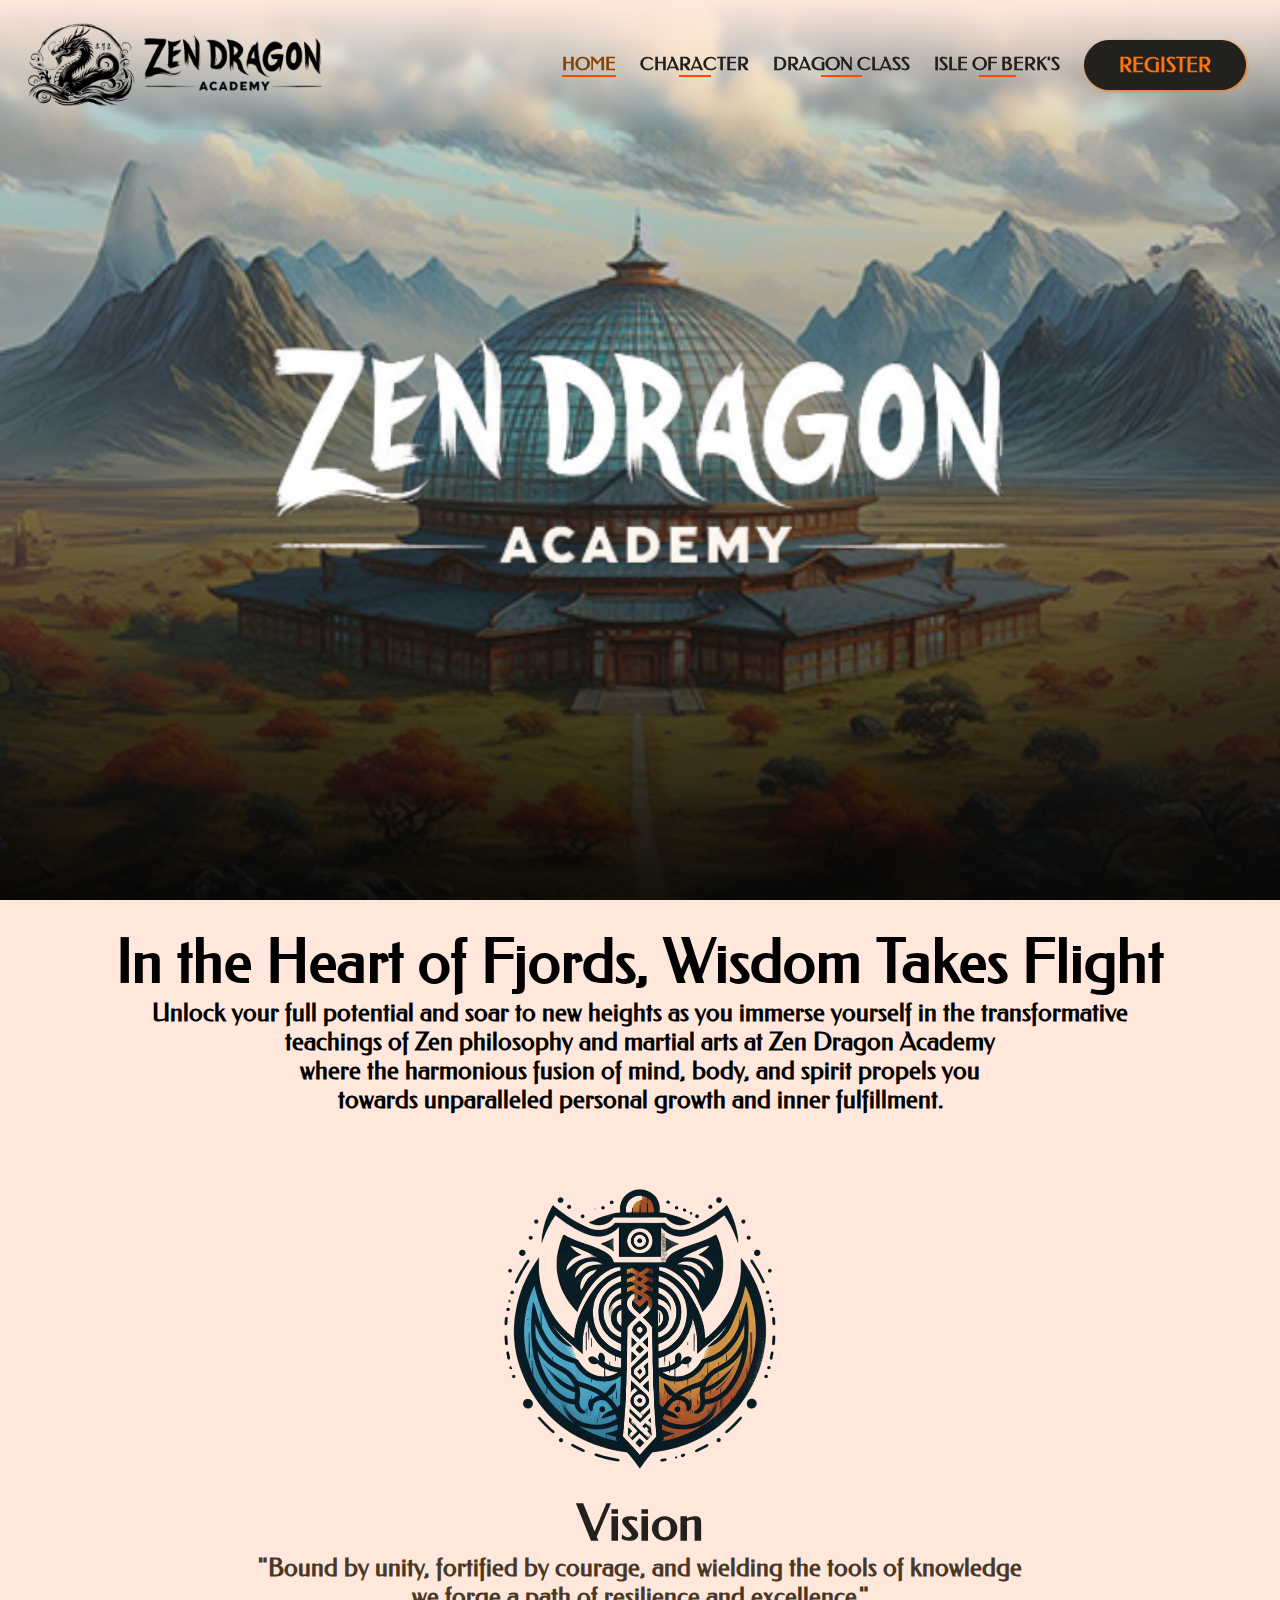
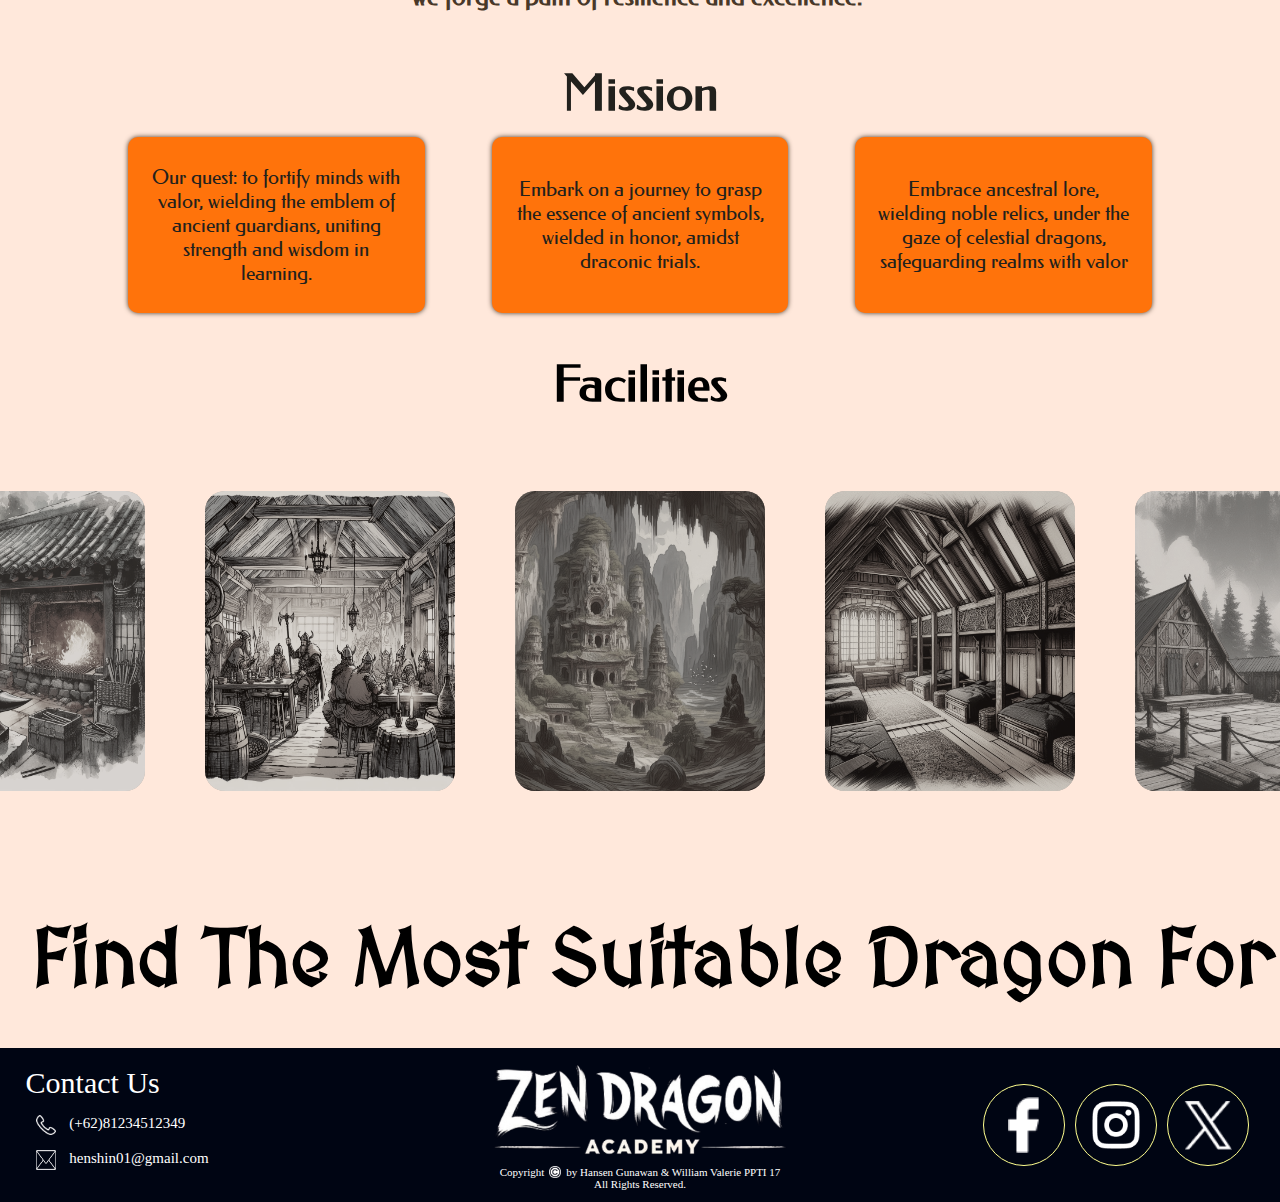
<file: index.html>
<!DOCTYPE html>
<html lang="en">
<head>
    <meta charset="UTF-8">
    <meta name="viewport" content="width=device-width, initial-scale=1.0">
    <title>Home - Zen Dragon Academy</title>
    <link rel="icon" type="image/x-icon" href="./Icons/favicon.ico">
    <link rel="stylesheet" href="./common.css">
    <link rel="stylesheet" href="./Home Page/newHome.css">
    <script defer src="./common.js"></script>
    <link rel="preconnect" href="https://fonts.googleapis.com">
    <link rel="preconnect" href="https://fonts.gstatic.com" crossorigin>
    <link href="https://fonts.googleapis.com/css2?family=Federo&display=swap" rel="stylesheet">
    <link rel="preconnect" href="https://fonts.googleapis.com">
    <link rel="preconnect" href="https://fonts.gstatic.com" crossorigin>
    <link href="https://fonts.googleapis.com/css2?family=MedievalSharp&display=swap" rel="stylesheet">
</head>
<body>
    <!-- HEADER -->
    <header class="header">
        <div class="navBarContainer">
            <nav class="navBar">
                <div class="containerLogo">
                    <a href="./index.html" class="logo">
                        <img src="./Home Page/Logo/Logo 1.png" alt="Logo ZDA">
                    </a>
                </div>
                <button class="btnIcon" id="btn-bar-menu">
                    <img src="./Icons/burger bar.png">
                </button>
                <div class="navTexts">
                    <button class="btnIcon" id="btn-close-menu">
                        <img src="./Icons/close icon.png">
                    </button>
                    <ul>
                        <li class="navLinks active" id="link-home"><a href="./index.html">HOME</a></li>
                        <li class="navLinks" id="link-character"><a href="./newcharacterPage.html">CHARACTER</a></li>
                        <li class="navLinks" id="link-dragonclass"><a href="./dragonClassPage.html">DRAGON CLASS</a></li>
                        <li class="navLinks" id="link-isle"><a href="./islandPage.html">ISLE OF BERK'S</a></li>
                        <li id="btn-reg-container">
                            <a href="./newregister.html">
                                <button class="btnCta" id="btnReg">REGISTER</button>
                            </a>
                        </li>
                        <li id="nav-user-info">
                          <p id="nav-user">User</p>
                          <div id="nav-logouser"><img src="./Home Page/Logo/User.png" alt="Logo User"></div>
                        </li>
                        <li id="btn-logout-container"><button class="btnCta" id="btnLogout">Log Out</button></li>
                    </ul>
                </div>
            </nav>
        </div>
    </header>

    <!-- CONTENT -->
    <main class="mainCol">
        <section class="banner">
            <img src="./Home Page/Logo/Logo (Word) Invert.png" alt="Logo Name">
        </section>
        <section class="slogan">
          <h1>In the Heart of Fjords, Wisdom Takes Flight</h1>
          <h5>Unlock your full potential and soar to new heights as you immerse yourself in the transformative<br>teachings of Zen philosophy and martial arts at Zen Dragon Academy<br>
            where the harmonious fusion of mind, body, and spirit propels you<br>towards unparalleled personal growth and inner fulfillment.</h5>
        </section>
        <!-- VISION -->
        <article class="vision">
            <div class="containerVision">
                <img src="./Home Page/Logo/Logo Visi Misi.png" alt="">
            </div>
            <h2>Vision</h2>
            <h5>"Bound by unity, fortified by courage, and wielding the tools of knowledge <br>we forge a path of resilience and excellence."</h5>
        </article>
        <!-- MISSION -->
        <article class="mission">
            <h2>Mission</h2>
            <div class="wrapperMission">
            <div class="containerMission" id="mission1">
                <p>Our quest: to fortify minds with valor, wielding the emblem of ancient guardians, uniting strength and wisdom in learning.</p>
            </div>
            <div class="containerMission" id="mission2">
                <p>Embark on a journey to grasp the essence of ancient symbols, wielded in honor, amidst draconic trials.</p>
            </div>
            <div class="containerMission" id="mission3">
                <p>Embrace ancestral lore, wielding noble relics, under the gaze of celestial dragons, safeguarding realms with valor</p>
            </div>
            </div>
        </article>
        <!-- FACILITIES SLIDER -->
        <h2 id="subTitle">Facilities</h2>
        <section class="facilities">
            <div class="wrapper">
              <span class="slider" id="slider1"></span>
              <span class="slider" id="slider2"></span>
              <span class="slider" id="slider3"></span>
              <span class="slider" id="slider4"></span>
              <span class="slider" id="slider5"></span>
              <span class="slider" id="slider6"></span>
              <span class="slider" id="slider7"></span>
        
              <div class="imgContainer">
        
                <div class="slide_div" id="slide_1">
                  <img src="./Home Page/Facilities/Slide1_Classroom.jpg" alt="" class="facilImg" id="facil-img1">
                  <a href="#slider1" class="buttonImg" id="button-img1">
                    <div class="layer">
                      <h3>Classroom</h3>
                    </div>
                  </a>
                </div>
                <div class="slide_div" id="slide_2">
                  <img src="./Home Page/Facilities/Slide2_Smithy.jpg" alt="" class="facilImg" id="facil-img2">
                  <a href="#slider2" class="buttonImg" id="button-img2">
                    <div class="layer">
                      <h3>Smithy</h3>
                    </div>
                  </a>
                </div>
                <div class="slide_div" id="slide_3">
                  <img src="./Home Page/Facilities/Slide3_Tavern.jpg" alt="" class="facilImg" id="facil-img3">
                  <a href="#slider3" class="buttonImg" id="button-img3">
                    <div class="layer">
                      <h3>Tavern</h3>
                    </div>
                  </a>
                </div>
                <div class="slide_div" id="slide_4">
                  <img src="./Home Page/Facilities/Slide4_DragonHangar.jpg" alt="" class="facilImg" id="facil-img4">
                  <a href="#slider4" class="buttonImg" id="button-img4">
                    <div class="layer">
                      <h3>Dragon</br>Hangar</h3>
                    </div>
                  </a>
                </div>
                <div class="slide_div" id="slide_5">
                  <img src="./Home Page/Facilities/Slide5_Dorm.jpg" alt="" class="facilImg" id="facil-img5">
                  <a href="#slider5" class="buttonImg" id="button-img5">
                    <div class="layer">
                      <h3>Dorm</h3>
                    </div>
                  </a>
                </div>
                <div class="slide_div" id="slide_6">
                  <img src="./Home Page/Facilities/Slide6_TrainingFacility.jpeg" alt="" class="facilImg" id="facil-img6">
                  <a href="#slider6" class="buttonImg" id="button-img6">
                    <div class="layer">
                      <h3>Training</br>Grounds</h3>
                    </div>
                  </a>
                </div>
                <div class="slide_div" id="slide_7">
                  <img src="./Home Page/Facilities/Slide7_Library.jpeg" alt="" class="facilImg" id="facil-img7">
                  <a href="#slider7" class="buttonImg" id="button-img7">
                    <div class="layer">
                      <h3>Library</h3>
                    </div>
                  </a>
                </div>
        
              </div>
            </div>
        </section>
        <!-- CTA -->
        <section class="ctaRunningText">
            <div class="scroll">
            <div class="rightToLeft">
                <p>Find The Most Suitable Dragon For Yourself</p>
                <p>Find The Most Suitable Dragon For Yourself</p>
                <p>Find The Most Suitable Dragon For Yourself</p>
            </div>
            </div>
        </section>
    </main>

    <!-- FOOTER -->
    <footer class="footer">
        <div id="contactUs">
            <h4>Contact Us</h4>
            <div class="box-contactUs">
                <img src="./Icons/phone.png" alt="Our Phone Number">
                <p>(+62)81234512349</p>
            </div>
            <div class="box-contactUs">
                <img src="./Icons/Mai.png" alt="Our Emails">
                <p>henshin01@gmail.com</p>
            </div>
        </div>
        <div id="logos-copyright">
            <img src="./Home Page/Logo/Logo (Word) Invert.png" alt="Zen Dragon Academy Logo" id="logoZDA">
            <div id="copyright">
                <p>Copyright </p>
                <img src="./Icons/Copyright icon.png" alt="copyright-logo" id="copyrightIcon">
                <p>by Hansen Gunawan & William Valerie PPTI 17</p>
            </div>
            <p>All Rights Reserved.</p>
        </div>
        <div id="socialMedia-list">
            <a href="https://www.facebook.com/?locale=id_ID">
                <div class="sosmedIcon">
                    <img src="./Icons/Facebook icon.png" alt="icon-fb" id="icon-fb">
                </div>
            </a>
            <a href="https://www.instagram.com/">
                <div class="sosmedIcon">
                    <img src="./Icons/Instagram.png" alt="icon-ig">
                </div>
            </a>
            <a href="https://twitter.com/?lang=id">
                <div class="sosmedIcon">
                    <img src="./Icons/X Icon.png" alt="icon-x">
                </div>
            </a>
        </div>
    </footer>
</body>
</html>
</file>
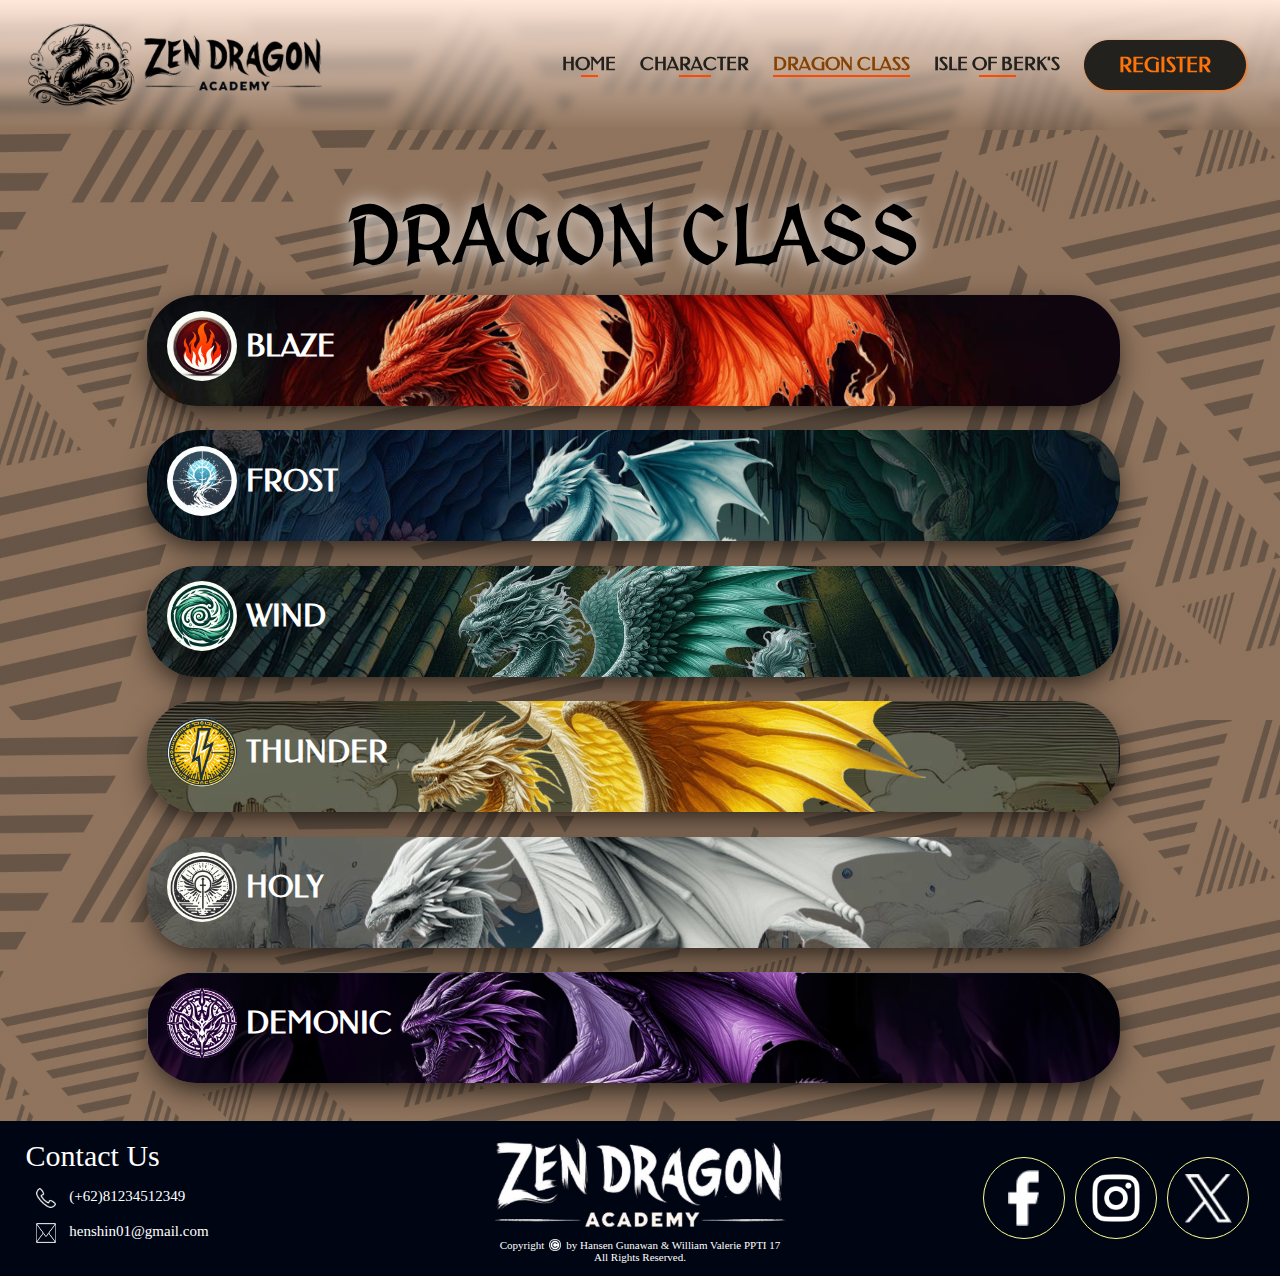
<file: dragonClassPage.html>
<!DOCTYPE html>
<html lang="en">
<head>
    <meta charset="UTF-8">
    <meta name="viewport" content="width=device-width, initial-scale=1.0">
    <title>Dragon Class - ZDA</title>
    <link rel="icon" type="image/x-icon" href="./Icons/favicon.ico">
    <link rel="stylesheet" href="./common.css">
    <link rel="stylesheet" href="./DragonClassPage/dragonClass_style.css">
    <script defer src="./common.js"></script>
    <link rel="preconnect" href="https://fonts.googleapis.com">
    <link rel="preconnect" href="https://fonts.gstatic.com" crossorigin>
    <link href="https://fonts.googleapis.com/css2?family=Federo&display=swap" rel="stylesheet">
    <link href="https://fonts.googleapis.com/css2?family=MedievalSharp&display=swap" rel="stylesheet">
</head>
<body>
    <!-- HEADER -->
    <header class="header">
        <div class="navBarContainer">
            <nav class="navBar">
                <div class="containerLogo">
                    <a href="./index.html" class="logo">
                        <img src="./Home Page/Logo/Logo 1.png" alt="Logo ZDA">
                    </a>
                </div>
                <button class="btnIcon" id="btn-bar-menu">
                    <img src="./Icons/burger bar.png">
                </button>
                <div class="navTexts">
                    <button class="btnIcon" id="btn-close-menu">
                        <img src="./Icons/close icon.png">
                    </button>
                    <ul>
                        <li class="navLinks" id="link-home"><a href="./index.html">HOME</a></li>
                        <li class="navLinks" id="link-character"><a href="./newcharacterPage.html">CHARACTER</a></li>
                        <li class="navLinks active" id="link-dragonclass"><a href="./dragonClassPage.html">DRAGON CLASS</a></li>
                        <li class="navLinks" id="link-isle"><a href="./islandPage.html">ISLE OF BERK'S</a></li>
                        <li id="btn-reg-container">
                            <a href="./newregister.html">
                                <button class="btnCta" id="btnReg">REGISTER</button>
                            </a>
                        </li>
                        <li id="nav-user-info">
                          <p id="nav-user">User</p>
                          <div id="nav-logouser"><img src="./Home Page/Logo/User.png" alt="Logo User"></div>
                        </li>
                        <li id="btn-logout-container"><button class="btnCta" id="btnLogout">Log Out</button></li>
                    </ul>
                </div>
            </nav>
        </div>
    </header>
    <!-- CONTENT -->
    <div class="mainCol">
        <div class="wrapper">
            <h3>DRAGON CLASS</h3>
            <div class="container">
                <input type="radio" name="slide" id="c1">
                <label for="c1" class="cardClass">
                    <div class="row topRow">
                        <div class="icon"><img src="./DragonClassPage/Blaze Icon.jpeg"></div>
                        <h4>Blaze</h4>
                    </div>
                    <div class="row centerImg">
                        <div class="containerImg" id="blaze-dragon"><img src="./DragonClassPage/Blaze Dragon.png"></div>
                    </div>
                    <div class="row rowWrap">
                        <div class="row desc">
                            <p>From the heart of flames, the Blaze Dragon emerges, its reddish-orange scales ablaze with infernal heat. With every beat of its wings, it stirs the fires of destruction, leaving naught but scorched earth in its wake. A primal force of nature, it commands respect with its raw power and fiery intensity.</p>
                        </div>
                    </div>
                </label>
                <input type="radio" name="slide" id="c2">
                <label for="c2" class="cardClass">
                    <div class="row topRow">
                        <div class="icon"><img src="./DragonClassPage/Frost Icon.jpeg"></div>
                        <h4>Frost</h4>
                    </div>
                    <div class="row centerImg">
                        <div class="containerImg" id="frost-dragon"><img src="./DragonClassPage/Frost Dragon.png"></div>
                    </div>
                    <div class="row rowWrap">
                        <div class="row desc">
                            <p>In the icy depths, the Frost Dragon reigns, draped in pale blue ice that freezes the very air around it. With each breath, it exhales blizzards, casting an eternal winter upon the land. Yet amidst the frost, there is a haunting beauty, a mesmerizing allure that captivates all who behold it.</p>
                        </div>
                    </div>
                </label>
                <input type="radio" name="slide" id="c3">
                <label for="c3" class="cardClass">
                    <div class="row topRow">
                        <div class="icon"><img src="./DragonClassPage/Wind Icon.jpeg"></div>
                        <h4>Wind</h4>
                    </div>
                    <div class="row centerImg">
                        <div class="containerImg" id="wind-dragon"><img src="./DragonClassPage/Wind Dragon.png"></div>
                    </div>
                    <div class="row rowWrap">
                        <div class="row desc">
                            <p>Graceful and serene, the Wind Dragon glides through azure skies, its jade green scales shimmering with the essence of freedom. It whispers secrets of the air, guiding travelers with gentle breezes. A symbol of boundless possibility, it embodies the untamed spirit of the wind, a wanderer of endless horizons.</p>
                        </div>
                    </div>
                </label>
                <input type="radio" name="slide" id="c4">
                <label for="c4" class="cardClass">
                    <div class="row topRow">
                        <div class="icon"><img src="./DragonClassPage/Thunder Icon.jpeg"></div>
                        <h4>Thunder</h4>
                    </div>
                    <div class="row centerImg">
                        <div class="containerImg" id="thunder-dragon"><img src="./DragonClassPage/Thunder Dragon.png"></div>
                    </div>
                    <div class="row rowWrap">
                        <div class="row desc">
                            <p>In the realm of storms, the Thunder Dragon rules with crackling power, its thunderish yellow scales a beacon of electric might. Lightning dances at its command, heralding its approach with deafening roars. A tempest incarnate, it shapes the very skies, a force to be reckoned with, feared by all who witness its awe-inspiring presence.</p>
                        </div>
                    </div>
                </label>
                <input type="radio" name="slide" id="c5">
                <label for="c5" class="cardClass">
                    <div class="row topRow">
                        <div class="icon"><img src="./DragonClassPage/Holy Icon.jpeg"></div>
                        <h4>Holy</h4>
                    </div>
                    <div class="row centerImg">
                        <div class="containerImg" id="holy-dragon"><img src="./DragonClassPage/Holy Dragon.png"></div>
                    </div>
                    <div class="row rowWrap">
                        <div class="row desc">
                            <p>Radiant and pure, the Holy Dragon shines with platinum-white scales that gleam with divine light. A guardian of celestial realms, it brings blessings and solace to the troubled. Its presence is a beacon of hope, illuminating even the darkest of nights with the promise of salvation and redemption.</p>
                        </div>
                    </div>
                </label>
                <input type="radio" name="slide" id="c6">
                <label for="c6" class="cardClass">
                    <div class="row topRow">
                        <div class="icon"><img src="./DragonClassPage/Demonic Icon.jpeg"></div>
                        <h4>Demonic</h4>
                    </div>
                    <div class="row centerImg">
                        <div class="containerImg" id="demonic-dragon"><img src="./DragonClassPage/Demonic Dragon.png"></div>
                    </div>
                    <div class="row rowWrap">
                        <div class="row desc">
                            <p>From the depths of darkness, the Demonic Dragon emerges, its scales bathed in sinister purple hues that speak of malevolent intent. With eyes ablaze with unholy fire, it spreads chaos and corruption wherever it goes, twisting purity into wickedness with its venomous touch. A harbinger of despair, it instills fear in all who dare to cross its path.</p>
                        </div>
                    </div>
                </label>
            </div>
        </div>
    </div>
    <!-- FOOTER -->
    <footer class="footer">
        <div id="contactUs">
            <h4>Contact Us</h4>
            <div class="box-contactUs">
                <img src="./Icons/phone.png" alt="Our Phone Number">
                <p>(+62)81234512349</p>
            </div>
            <div class="box-contactUs">
                <img src="./Icons/Mai.png" alt="Our Emails">
                <p>henshin01@gmail.com</p>
            </div>
        </div>
        <div id="logos-copyright">
            <img src="./Home Page/Logo/Logo (Word) Invert.png" alt="Zen Dragon Academy Logo" id="logoZDA">
            <div id="copyright">
                <p>Copyright </p>
                <img src="./Icons/Copyright icon.png" alt="copyright-logo" id="copyrightIcon">
                <p>by Hansen Gunawan & William Valerie PPTI 17</p>
            </div>
            <p>All Rights Reserved.</p>
        </div>
        <div id="socialMedia-list">
            <a href="https://www.facebook.com/?locale=id_ID">
                <div class="sosmedIcon">
                    <img src="./Icons/Facebook icon.png" alt="icon-fb" id="icon-fb">
                </div>
            </a>
            <a href="https://www.instagram.com/">
                <div class="sosmedIcon">
                    <img src="./Icons/Instagram.png" alt="icon-ig">
                </div>
            </a>
            <a href="https://twitter.com/?lang=id">
                <div class="sosmedIcon">
                    <img src="./Icons/X Icon.png" alt="icon-x">
                </div>
            </a>
        </div>
    </footer>
</body>
</html>
</file>
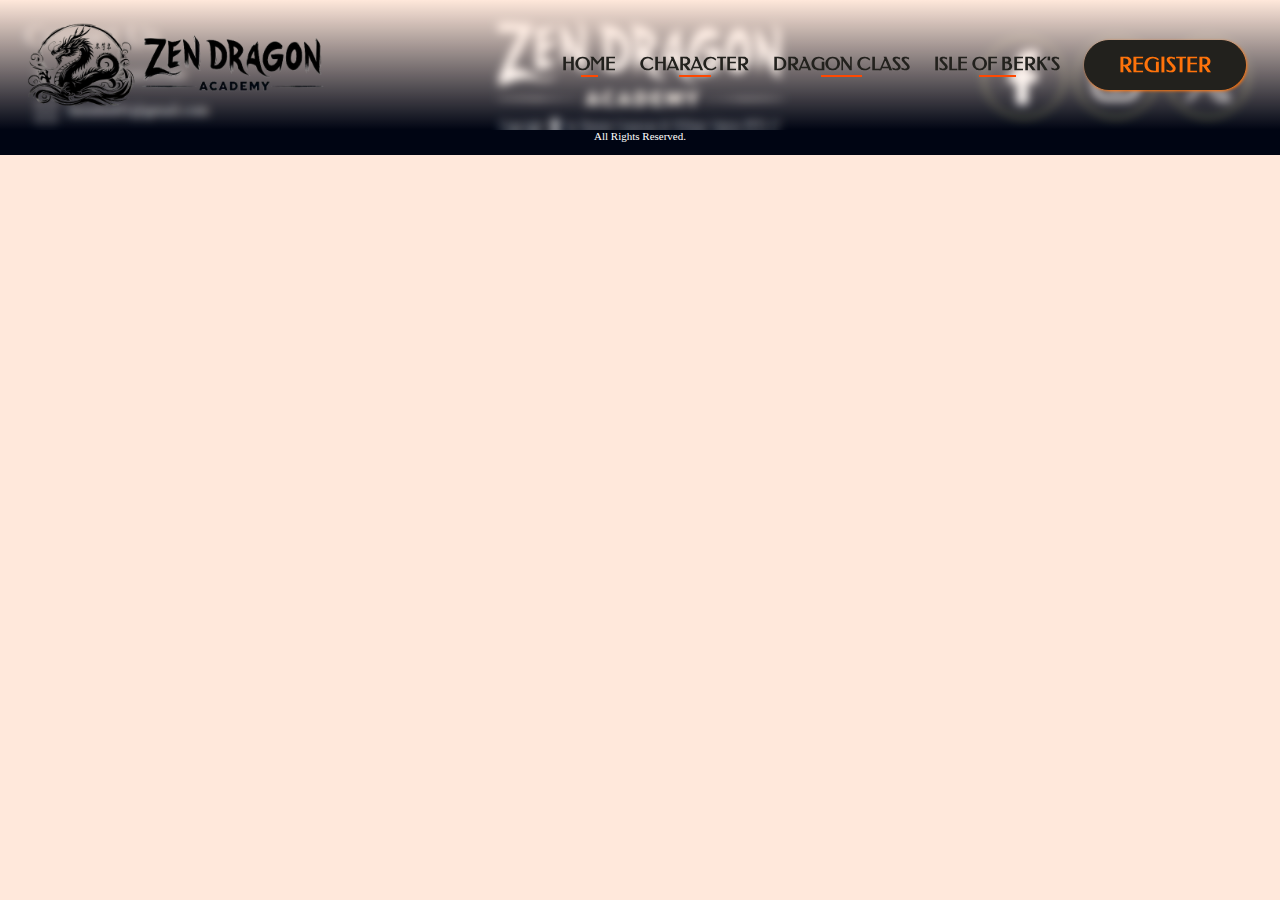
<file: head_footer.html>
<!DOCTYPE html>
<html lang="en">
<head>
    <meta charset="UTF-8">
    <meta name="viewport" content="width=device-width, initial-scale=1.0">
    <title>Header Footer</title>
    <link rel="icon" type="image/x-icon" href="./Icons/favicon.ico">
    <link rel="stylesheet" href="./common.css">
    <script defer src="./common.js"></script>
    <link rel="preconnect" href="https://fonts.googleapis.com">
    <link rel="preconnect" href="https://fonts.gstatic.com" crossorigin>
    <link href="https://fonts.googleapis.com/css2?family=Federo&display=swap" rel="stylesheet">
    <link rel="preconnect" href="https://fonts.googleapis.com">
    <link rel="preconnect" href="https://fonts.gstatic.com" crossorigin>
    <link href="https://fonts.googleapis.com/css2?family=MedievalSharp&display=swap" rel="stylesheet">
</head>
<body>
    <!-- HEADER -->
    <header class="header">
        <div class="navBarContainer">
            <nav class="navBar">
                <div class="containerLogo">
                    <a href="./index.html" class="logo">
                        <img src="./Home Page/Logo/Logo 1.png" alt="Logo ZDA">
                    </a>
                </div>
                <button class="btnIcon" id="btn-bar-menu">
                    <img src="./Icons/burger bar.png">
                </button>
                <div class="navTexts">
                    <button class="btnIcon" id="btn-close-menu">
                        <img src="./Icons/close icon.png">
                    </button>
                    <ul>
                        <li class="navLinks" id="link-home"><a href="./index.html">HOME</a></li>
                        <li class="navLinks" id="link-character"><a href="./newcharacterPage.html">CHARACTER</a></li>
                        <li class="navLinks" id="link-dragonclass"><a href="./dragonClassPage.html">DRAGON CLASS</a></li>
                        <li class="navLinks" id="link-isle"><a href="./islandPage.html">ISLE OF BERK'S</a></li>
                        <li id="btn-reg-container">
                            <a href="./newregister.html">
                                <button class="btnCta" id="btnReg">REGISTER</button>
                            </a>
                        </li>
                        <li id="nav-user-info">
                          <p id="nav-user">User</p>
                          <div id="nav-logouser"><img src="./Home Page/Logo/User.png" alt="Logo User"></div>
                        </li>
                        <li id="btn-logout-container"><button class="btnCta" id="btnLogout">Log Out</button></li>
                    </ul>
                </div>
            </nav>
        </div>
    </header>
    <!-- CONTENT -->

    <!-- FOOTER -->
    <footer class="footer">
        <div id="contactUs">
            <h4>Contact Us</h4>
            <div class="box-contactUs">
                <img src="./Icons/phone.png" alt="Our Phone Number">
                <p>(+62)81234512349</p>
            </div>
            <div class="box-contactUs">
                <img src="./Icons/Mai.png" alt="Our Emails">
                <p>henshin01@gmail.com</p>
            </div>
        </div>
        <div id="logos-copyright">
            <img src="./Home Page/Logo/Logo (Word) Invert.png" alt="Zen Dragon Academy Logo" id="logoZDA">
            <div id="copyright">
                <p>Copyright </p>
                <img src="./Icons/Copyright icon.png" alt="copyright-logo" id="copyrightIcon">
                <p>by Hansen Gunawan & William Valerie PPTI 17</p>
            </div>
            <p>All Rights Reserved.</p>
        </div>
        <div id="socialMedia-list">
            <a href="https://www.facebook.com/?locale=id_ID">
                <div class="sosmedIcon">
                    <img src="./Icons/Facebook icon.png" alt="icon-fb" id="icon-fb">
                </div>
            </a>
            <a href="https://www.instagram.com/">
                <div class="sosmedIcon">
                    <img src="./Icons/Instagram.png" alt="icon-ig">
                </div>
            </a>
            <a href="https://twitter.com/?lang=id">
                <div class="sosmedIcon">
                    <img src="./Icons/X Icon.png" alt="icon-x">
                </div>
            </a>
        </div>
    </footer>

</body>
</html>
</file>
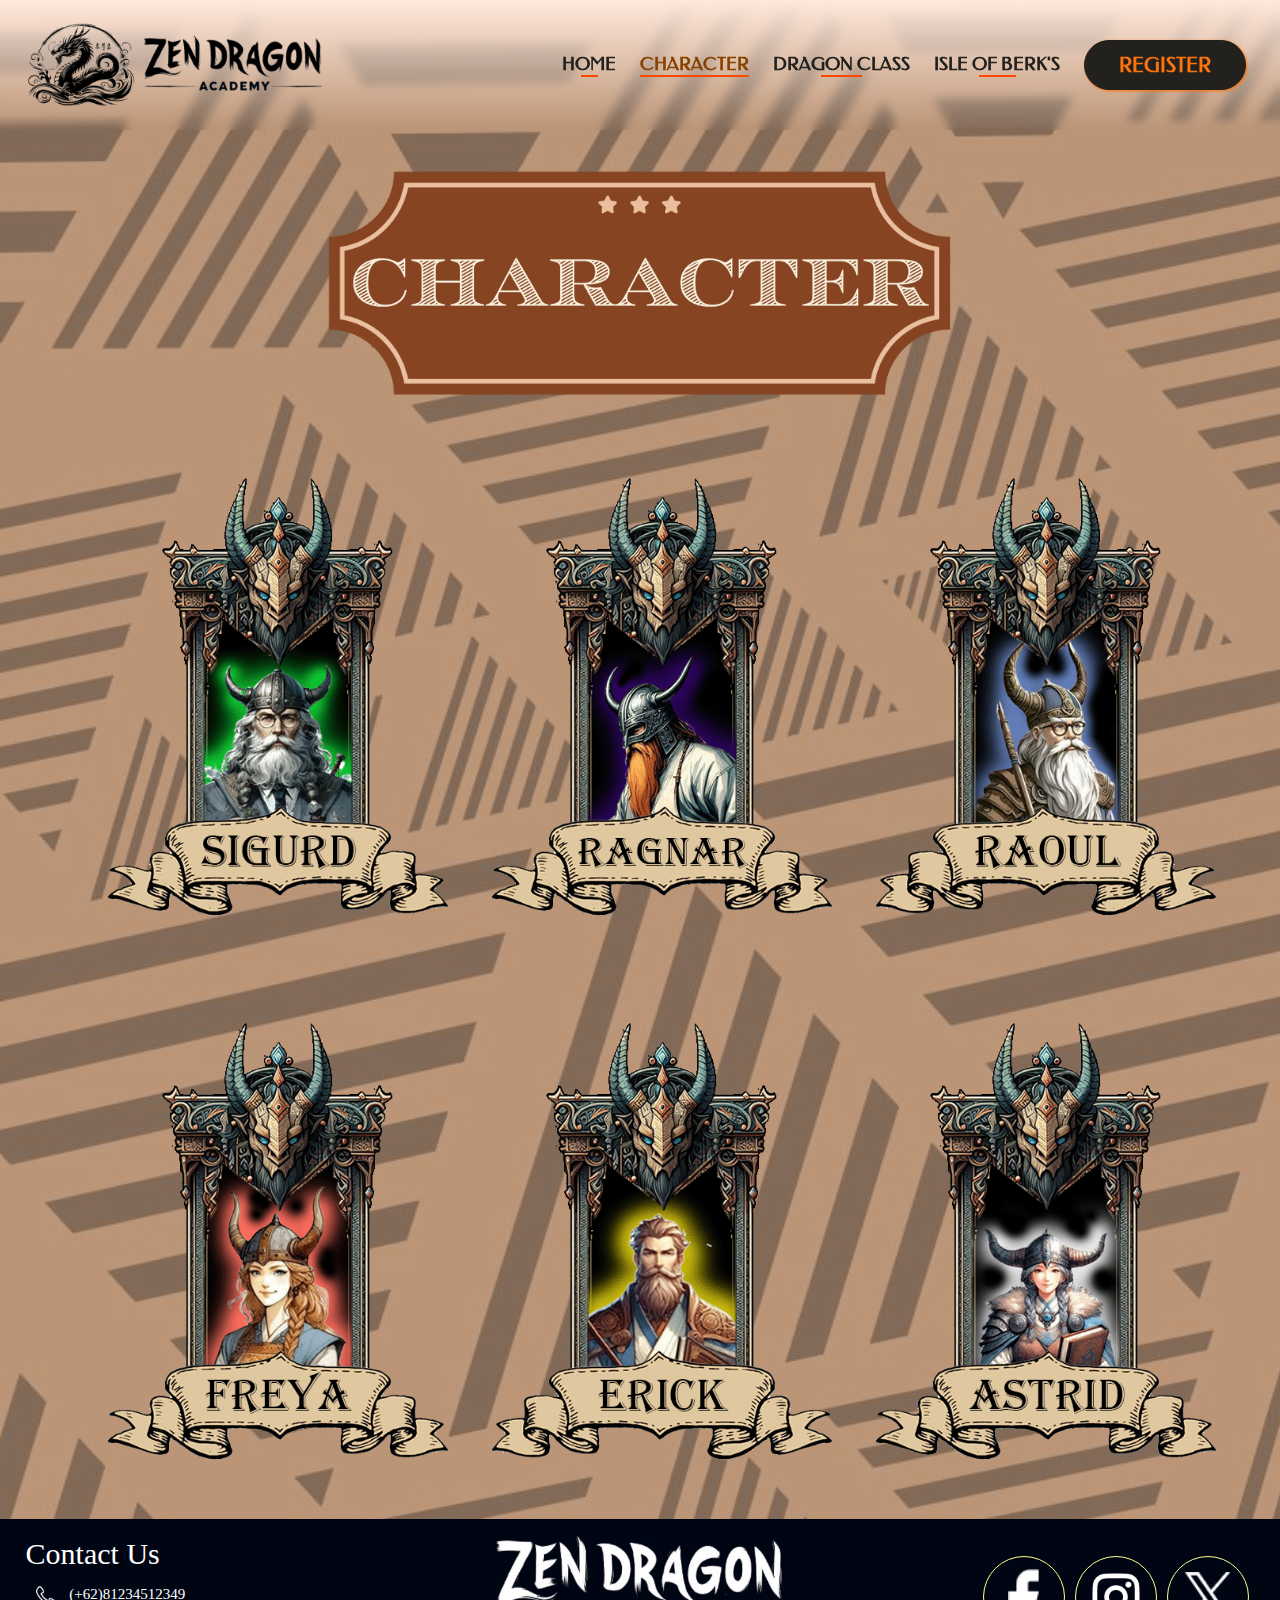
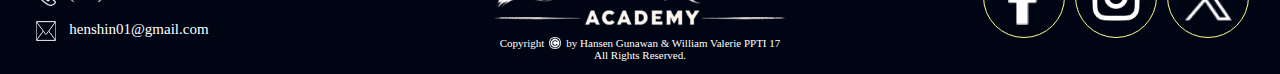
<file: newcharacterPage.html>
<!DOCTYPE html>
<html lang="en">
    <head>
        <meta charset="UTF-8">
        <meta name="viewport" content="width=device-width, initial-scale=1.0">
        <title>Characters - Zen Dragon Academy</title>
        <link rel="icon" type="image/x-icon" href="./Icons/favicon.ico">
        <link rel="stylesheet" href="./common.css">
        <link rel="stylesheet" href="./CharacterPage/new_character.css">
        <script defer src="./CharacterPage/character.js"></script>
        <script defer src="./common.js"></script>
        <link rel="preconnect" href="https://fonts.googleapis.com">
    <link rel="preconnect" href="https://fonts.gstatic.com" crossorigin>
    <link href="https://fonts.googleapis.com/css2?family=Federo&display=swap" rel="stylesheet">
    <link href="https://fonts.googleapis.com/css2?family=MedievalSharp&display=swap" rel="stylesheet">
    <link href="https://fonts.googleapis.com/css2?family=Cinzel:wght@400..900&display=swap" rel="stylesheet">
    </head>
<body>
    <!-- HEADER -->
    <header class="header">
        <div class="navBarContainer">
            <nav class="navBar">
                <div class="containerLogo">
                    <a href="./index.html" class="logo">
                        <img src="./Home Page/Logo/Logo 1.png" alt="Logo ZDA">
                    </a>
                </div>
                <button class="btnIcon" id="btn-bar-menu">
                    <img src="./Icons/burger bar.png">
                </button>
                <div class="navTexts">
                    <button class="btnIcon" id="btn-close-menu">
                        <img src="./Icons/close icon.png">
                    </button>
                    <ul>
                        <li class="navLinks" id="link-home"><a href="./index.html">HOME</a></li>
                        <li class="navLinks active" id="link-character"><a href="./newcharacterPage.html">CHARACTER</a></li>
                        <li class="navLinks" id="link-dragonclass"><a href="./dragonClassPage.html">DRAGON CLASS</a></li>
                        <li class="navLinks" id="link-isle"><a href="./islandPage.html">ISLE OF BERK'S</a></li>
                        <li id="btn-reg-container">
                            <a href="./newregister.html">
                                <button class="btnCta" id="btnReg">REGISTER</button>
                            </a>
                        </li>
                        <li id="nav-user-info">
                          <p id="nav-user">User</p>
                          <div id="nav-logouser"><img src="./Home Page/Logo/User.png" alt="Logo User"></div>
                        </li>
                        <li id="btn-logout-container"><button class="btnCta" id="btnLogout">Log Out</button></li>
                    </ul>
                </div>
            </nav>
        </div>
    </header>
    <!-- CONTENT -->
    <main class="mainCol">
        <div class="wrapper">
            <div class="containerImg">
                <img id="bannerImg" src="./CharacterPage/character banner new.png" >
            </div>
            <div class="wrapper wrapContent">
                <div class="card card--01">
                    <img src="./CharacterPage/Principal/principal banner new@0.75x.png" alt="" id="char-sigurd">
                </div>
                <div class="card card--02">
                    <img src="./CharacterPage/Blacksmith/banner blacksmith 2@0.75x.png" alt="" id="char-ragnar">
                </div>
                <div class="card card--03">
                    <img src="./CharacterPage/Teacher/moon teacher banner@0.75x.png" alt="" id="char-raoul">
                </div>
                <div class="card card--04">
                    <img src="./CharacterPage/Teacher/sun teacher banner 2@0.75x.png" alt="" id="char-freya">
                </div>
                <div class="card card--05">
                    <img src="./CharacterPage/Teacher/taon teacher banner@0.75x.png" alt="" id="char-erick">
                </div>
                <div class="card card--06">
                    <img src="./CharacterPage/Teacher/yang teacher banner 2@0.75x.png" alt="" id="char-astrid">
                </div>
            </div>
        </div>
    </main>
    <!-- CARD BOX -->
    <div class="cardBox">
        <div class="cardBoxBG"></div>
        <div class="cardBox_card">
            <div class="cardInner">
                <div class="card_face card_faceFront">
                    <img id="card-front-img" src="./CharacterPage/Teacher/holy teacher front card@0.75x.png">
                </div>
                <div class="card_face card_faceBack">
                    <div class="cardContent">
                        <div class="cardHeader">
                            <div class="pp">
                                <img src="./CharacterPage/Principal/pp_principal.png" id="pp-img">
                            </div>
                            <h2 id="card-name">Name</h2>
                        </div>
                        <div class="cardBody">
                            <h3 id="card-title">Title</h3>
                            <p id="card-desc">
                                Desc
                            </p>
                        </div>
                    </div>
                </div>
            </div>
        </div>
    </div>

    <!-- FOOTER -->
    <footer class="footer">
        <div id="contactUs">
            <h4>Contact Us</h4>
            <div class="box-contactUs">
                <img src="./Icons/phone.png" alt="Our Phone Number">
                <p>(+62)81234512349</p>
            </div>
            <div class="box-contactUs">
                <img src="./Icons/Mai.png" alt="Our Emails">
                <p>henshin01@gmail.com</p>
            </div>
        </div>
        <div id="logos-copyright">
            <img src="./Home Page/Logo/Logo (Word) Invert.png" alt="Zen Dragon Academy Logo" id="logoZDA">
            <div id="copyright">
                <p>Copyright </p>
                <img src="./Icons/Copyright icon.png" alt="copyright-logo" id="copyrightIcon">
                <p>by Hansen Gunawan & William Valerie PPTI 17</p>
            </div>
            <p>All Rights Reserved.</p>
        </div>
        <div id="socialMedia-list">
            <a href="https://www.facebook.com/?locale=id_ID">
                <div class="sosmedIcon">
                    <img src="./Icons/Facebook icon.png" alt="icon-fb" id="icon-fb">
                </div>
            </a>
            <a href="https://www.instagram.com/">
                <div class="sosmedIcon">
                    <img src="./Icons/Instagram.png" alt="icon-ig">
                </div>
            </a>
            <a href="https://twitter.com/?lang=id">
                <div class="sosmedIcon">
                    <img src="./Icons/X Icon.png" alt="icon-x">
                </div>
            </a>
        </div>
    </footer>
</body>
</html>
</file>
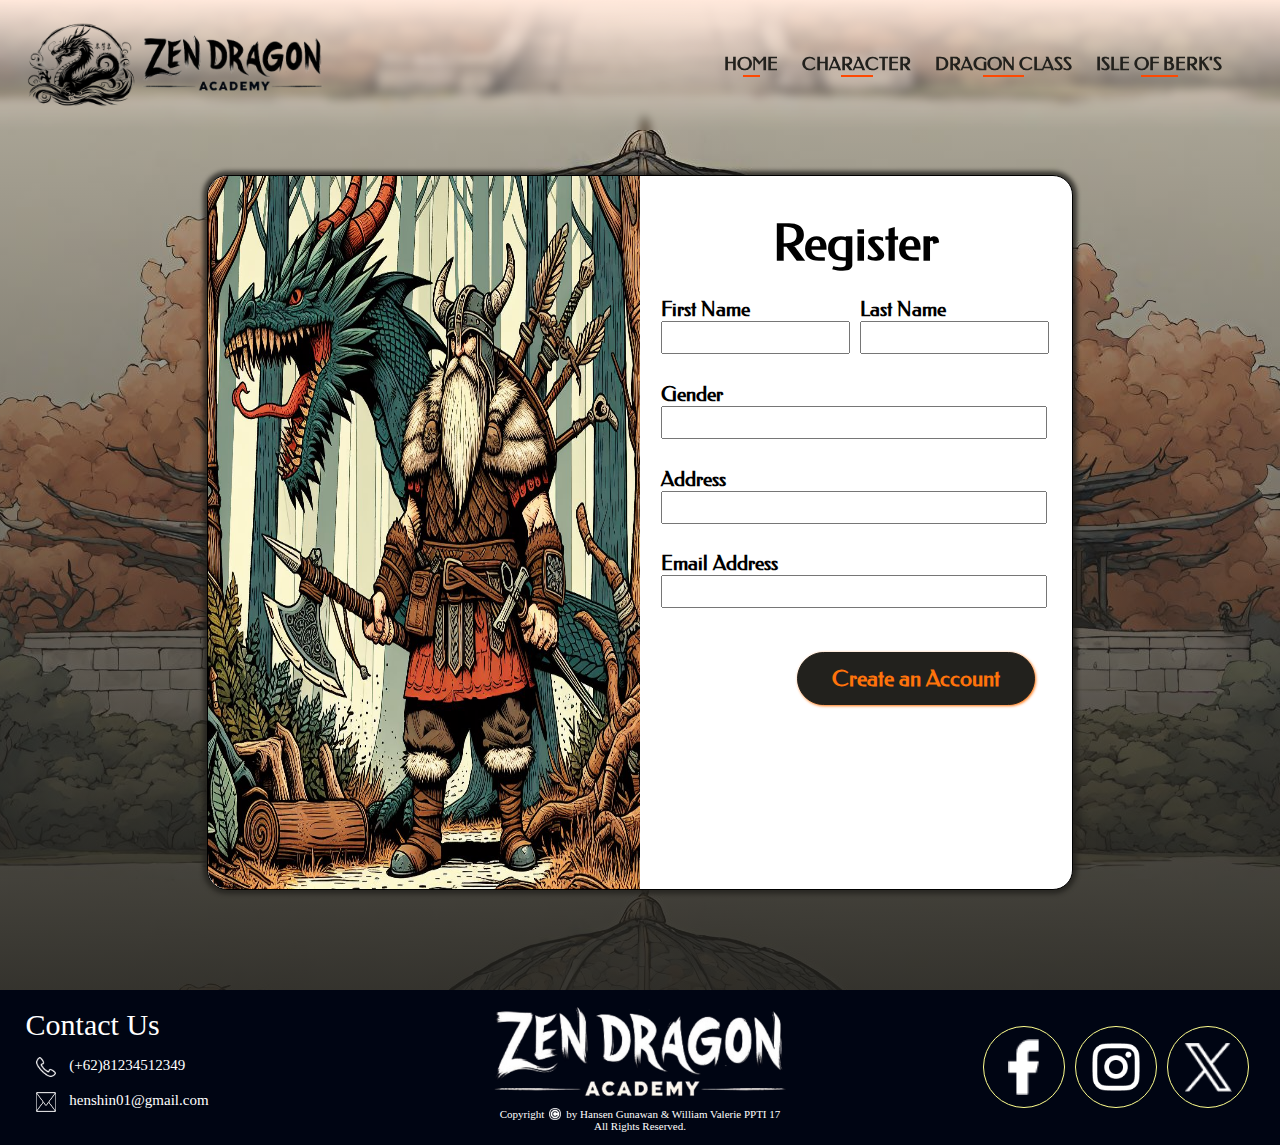
<file: newRegister.html>
<!DOCTYPE html>
<html lang="en">

<head>
    <meta charset="UTF-8">
    <meta name="viewport" content="width=device-width, initial-scale=1.0">
    <title>Register - Zen Dragon Academy</title>
    <link rel="icon" type="image/x-icon" href="./Icons/favicon.ico">
    <link rel="stylesheet" href="./common.css">
    <link rel="stylesheet" href="./Register Page/newregister.css">
    <script defer src="./common.js"></script>
    <script defer src="./Register Page/register.js"></script>
    <link rel="preconnect" href="https://fonts.googleapis.com">
    <link rel="preconnect" href="https://fonts.gstatic.com" crossorigin>
    <link href="https://fonts.googleapis.com/css2?family=Federo&display=swap" rel="stylesheet">
    <link href="https://fonts.googleapis.com/css2?family=MedievalSharp&display=swap" rel="stylesheet">
</head>

<body>
    <!-- HEADER -->
    <header class="header">
        <div class="navBarContainer">
            <nav class="navBar">
                <div class="containerLogo">
                    <a href="./index.html" class="logo">
                        <img src="./Home Page/Logo/Logo 1.png" alt="Logo ZDA">
                    </a>
                </div>
                <button class="btnIcon" id="btn-bar-menu">
                    <img src="./Icons/burger bar.png">
                </button>
                <div class="navTexts">
                    <button class="btnIcon" id="btn-close-menu">
                        <img src="./Icons/close icon.png">
                    </button>
                    <ul>
                        <li class="navLinks" id="link-home"><a href="./index.html">HOME</a></li>
                        <li class="navLinks" id="link-character"><a href="./newcharacterPage.html">CHARACTER</a></li>
                        <li class="navLinks" id="link-dragonclass"><a href="./dragonClassPage.html">DRAGON CLASS</a></li>
                        <li class="navLinks" id="link-isle"><a href="./islandPage.html">ISLE OF BERK'S</a></li>
                        <li id="btn-reg-container">
                            <a href="./newregister.html">
                                <button class="btnCta" id="btnReg">REGISTER</button>
                            </a>
                        </li>
                        <li id="nav-user-info">
                            <p id="nav-user">User</p>
                            <div id="nav-logouser"><img src="./Home Page/Logo/User.png" alt="Logo User"></div>
                        </li>
                        <li id="btn-logout-container"><button class="btnCta" id="btnLogout">Log Out</button></li>
                    </ul>
                </div>
            </nav>
        </div>
    </header>
    <!-- CONTENT -->
    <main class="mainCol">
        <section class="card">
            <div class="cardContainer" id="card-registration">
                <img src="Register Page/testImg1.jpg" id="left-card-img">
                <form action="./index.html" id="card-register-right" onsubmit="return validateInputs()">
                    <h3>Register</h3>
                    <div class="inputs">
                        <div class="formContainer" id="name-inputs">
                            <div class="inputBox">
                                <h5>First Name</h5>
                                <input type="text" id="input-first-name">
                                <span role="alert" id="first-name-error" aria-hidden="true">*Please enter your First
                                    Name!</span>
                            </div>
                            <div class="inputBox">
                                <h5>Last Name</h5>
                                <input type="text" id="input-last-name">
                                <span role="alert" id="last-name-error" aria-hidden="true">*Please enter your Last
                                    Name!</span>
                            </div>
                        </div>
                        <div class="inputBox">
                            <h5>Gender</h5>
                            <input type="text" id="input-gender">
                            <span role="alert" id="gender-error" aria-hidden="true">*Please enter correct gender!
                                [Male|Female]</span>
                        </div>
                        <div class="inputBox">
                            <h5>Address</h5>
                            <input type="text" id="input-address">
                            <span role="alert" id="address-error" aria-hidden="true">*Please enter your address!</span>
                        </div>
                        <div class="inputBox">
                            <h5>Email Address</h5>
                            <input type="text" id="input-email">
                            <span role="alert" id="email-error" aria-hidden="true">*Please enter your email!</span>
                        </div>
                    </div>
                    <div id="btn-container">
                        <button class="btnCta" id="btn-submit-registration" aria-hidden="true">Create an
                            Account</button>
                    </div>
                </form>
            </div>
        </section>
    </main>
    <!-- FOOTER -->
    <footer class="footer">
        <div id="contactUs">
            <h4>Contact Us</h4>
            <div class="box-contactUs">
                <img src="./Icons/phone.png" alt="Our Phone Number">
                <p>(+62)81234512349</p>
            </div>
            <div class="box-contactUs">
                <img src="./Icons/Mai.png" alt="Our Emails">
                <p>henshin01@gmail.com</p>
            </div>
        </div>
        <div id="logos-copyright">
            <img src="./Home Page/Logo/Logo (Word) Invert.png" alt="Zen Dragon Academy Logo" id="logoZDA">
            <div id="copyright">
                <p>Copyright </p>
                <img src="./Icons/Copyright icon.png" alt="copyright-logo" id="copyrightIcon">
                <p>by Hansen Gunawan & William Valerie PPTI 17</p>
            </div>
            <p>All Rights Reserved.</p>
        </div>
        <div id="socialMedia-list">
            <a href="https://www.facebook.com/?locale=id_ID">
                <div class="sosmedIcon">
                    <img src="./Icons/Facebook icon.png" alt="icon-fb" id="icon-fb">
                </div>
            </a>
            <a href="https://www.instagram.com/">
                <div class="sosmedIcon">
                    <img src="./Icons/Instagram.png" alt="icon-ig">
                </div>
            </a>
            <a href="https://twitter.com/?lang=id">
                <div class="sosmedIcon">
                    <img src="./Icons/X Icon.png" alt="icon-x">
                </div>
            </a>
        </div>
    </footer>
</body>

</html>
</file>
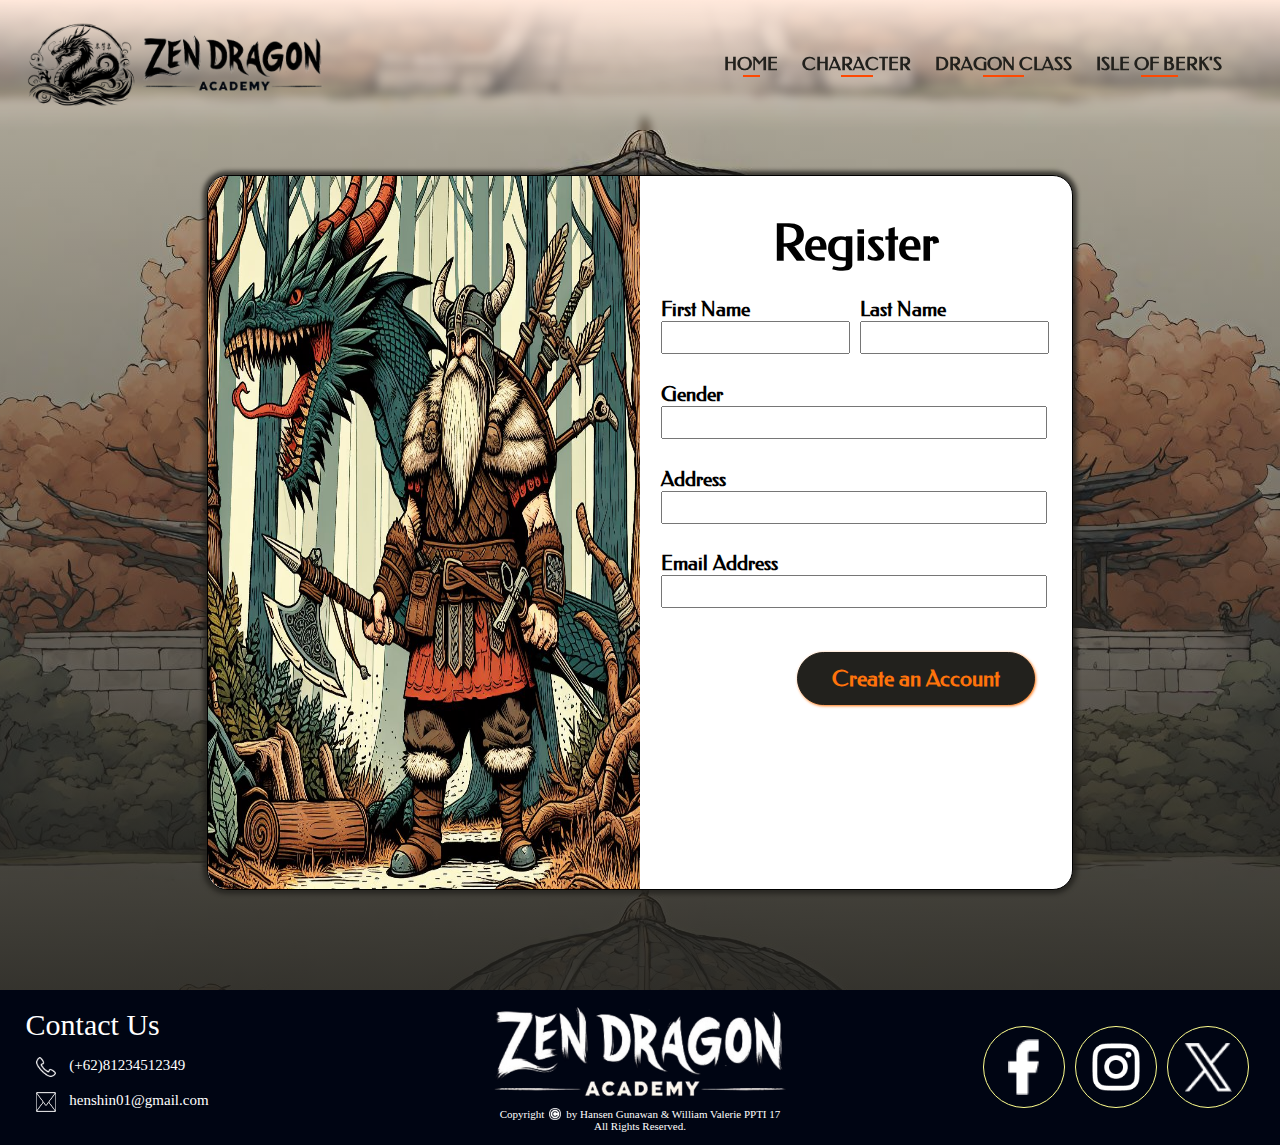
<file: newregister.html>
<!DOCTYPE html>
<html lang="en">

<head>
    <meta charset="UTF-8">
    <meta name="viewport" content="width=device-width, initial-scale=1.0">
    <title>Register - Zen Dragon Academy</title>
    <link rel="icon" type="image/x-icon" href="./Icons/favicon.ico">
    <link rel="stylesheet" href="./common.css">
    <link rel="stylesheet" href="./Register Page/newregister.css">
    <script defer src="./common.js"></script>
    <script defer src="./Register Page/register.js"></script>
    <link rel="preconnect" href="https://fonts.googleapis.com">
    <link rel="preconnect" href="https://fonts.gstatic.com" crossorigin>
    <link href="https://fonts.googleapis.com/css2?family=Federo&display=swap" rel="stylesheet">
    <link href="https://fonts.googleapis.com/css2?family=MedievalSharp&display=swap" rel="stylesheet">
</head>

<body>
    <!-- HEADER -->
    <header class="header">
        <div class="navBarContainer">
            <nav class="navBar">
                <div class="containerLogo">
                    <a href="./index.html" class="logo">
                        <img src="./Home Page/Logo/Logo 1.png" alt="Logo ZDA">
                    </a>
                </div>
                <button class="btnIcon" id="btn-bar-menu">
                    <img src="./Icons/burger bar.png">
                </button>
                <div class="navTexts">
                    <button class="btnIcon" id="btn-close-menu">
                        <img src="./Icons/close icon.png">
                    </button>
                    <ul>
                        <li class="navLinks" id="link-home"><a href="./index.html">HOME</a></li>
                        <li class="navLinks" id="link-character"><a href="./newcharacterPage.html">CHARACTER</a></li>
                        <li class="navLinks" id="link-dragonclass"><a href="./dragonClassPage.html">DRAGON CLASS</a></li>
                        <li class="navLinks" id="link-isle"><a href="./islandPage.html">ISLE OF BERK'S</a></li>
                        <li id="btn-reg-container">
                            <a href="./newregister.html">
                                <button class="btnCta" id="btnReg">REGISTER</button>
                            </a>
                        </li>
                        <li id="nav-user-info">
                            <p id="nav-user">User</p>
                            <div id="nav-logouser"><img src="./Home Page/Logo/User.png" alt="Logo User"></div>
                        </li>
                        <li id="btn-logout-container"><button class="btnCta" id="btnLogout">Log Out</button></li>
                    </ul>
                </div>
            </nav>
        </div>
    </header>
    <!-- CONTENT -->
    <main class="mainCol">
        <section class="card">
            <div class="cardContainer" id="card-registration">
                <img src="Register Page/testImg1.jpg" id="left-card-img">
                <form action="./index.html" id="card-register-right" onsubmit="return validateInputs()">
                    <h3>Register</h3>
                    <div class="inputs">
                        <div class="formContainer" id="name-inputs">
                            <div class="inputBox">
                                <h5>First Name</h5>
                                <input type="text" id="input-first-name">
                                <span role="alert" id="first-name-error" aria-hidden="true">*Please enter your First
                                    Name!</span>
                            </div>
                            <div class="inputBox">
                                <h5>Last Name</h5>
                                <input type="text" id="input-last-name">
                                <span role="alert" id="last-name-error" aria-hidden="true">*Please enter your Last
                                    Name!</span>
                            </div>
                        </div>
                        <div class="inputBox">
                            <h5>Gender</h5>
                            <input type="text" id="input-gender">
                            <span role="alert" id="gender-error" aria-hidden="true">*Please enter correct gender!
                                [Male|Female]</span>
                        </div>
                        <div class="inputBox">
                            <h5>Address</h5>
                            <input type="text" id="input-address">
                            <span role="alert" id="address-error" aria-hidden="true">*Please enter your address!</span>
                        </div>
                        <div class="inputBox">
                            <h5>Email Address</h5>
                            <input type="text" id="input-email">
                            <span role="alert" id="email-error" aria-hidden="true">*Please enter your email!</span>
                        </div>
                    </div>
                    <div id="btn-container">
                        <button class="btnCta" id="btn-submit-registration" aria-hidden="true">Create an
                            Account</button>
                    </div>
                </form>
            </div>
        </section>
    </main>
    <!-- FOOTER -->
    <footer class="footer">
        <div id="contactUs">
            <h4>Contact Us</h4>
            <div class="box-contactUs">
                <img src="./Icons/phone.png" alt="Our Phone Number">
                <p>(+62)81234512349</p>
            </div>
            <div class="box-contactUs">
                <img src="./Icons/Mai.png" alt="Our Emails">
                <p>henshin01@gmail.com</p>
            </div>
        </div>
        <div id="logos-copyright">
            <img src="./Home Page/Logo/Logo (Word) Invert.png" alt="Zen Dragon Academy Logo" id="logoZDA">
            <div id="copyright">
                <p>Copyright </p>
                <img src="./Icons/Copyright icon.png" alt="copyright-logo" id="copyrightIcon">
                <p>by Hansen Gunawan & William Valerie PPTI 17</p>
            </div>
            <p>All Rights Reserved.</p>
        </div>
        <div id="socialMedia-list">
            <a href="https://www.facebook.com/?locale=id_ID">
                <div class="sosmedIcon">
                    <img src="./Icons/Facebook icon.png" alt="icon-fb" id="icon-fb">
                </div>
            </a>
            <a href="https://www.instagram.com/">
                <div class="sosmedIcon">
                    <img src="./Icons/Instagram.png" alt="icon-ig">
                </div>
            </a>
            <a href="https://twitter.com/?lang=id">
                <div class="sosmedIcon">
                    <img src="./Icons/X Icon.png" alt="icon-x">
                </div>
            </a>
        </div>
    </footer>
</body>

</html>
</file>
<file: common.css>
/* COMMON */
:root{
    --primary: rgb(255, 232, 219);
    --secondary: #704E34;
    --darkAccentV1: rgb(34, 33, 29);
    --darkAccentV2: #493829;
    --lightAccentV1: #FFC79D;
    --lightAccentV2: #FF730B;
    --lightAccentV3: #FE4902;
}
*{
    margin: 0;
    padding: 0;
}
body{
    background-color: var(--primary);
}
h1{
    font-size: 60px;
}
h2{
    font-size: 50px;
}
h3{
    font-size: 40px;
}
h4{
    font-size: 30px;
}
h5{
    font-size: 25px;
}
h6{
    font-size: 20px;
}
p{
    font-size: 15px;
}
.btnCta{
    display: inline-block;
    color: var(--lightAccentV2);
    font-weight: bolder;
    transition: display 5s ease;
    text-decoration: none;
    background-color: var(--darkAccentV1);
    border: 1px solid var(--darkAccentV1);
    border-radius: 50px;
    box-shadow: 1px 1px 3px 0px var(--lightAccentV2);
    padding: 12px 34px;
    transition: 0.8s;
}
.btnCta:hover{
    color: var(--darkAccentV1);
    border: 1px solid var(--lightAccentV2);
    background-color: var(--lightAccentV2);
    box-shadow: 1px 1px 3px 0px var(--darkAccentV1);
    transition: 0.5s;
}
.btnIcon{
    display: inline-block;
    background-color: transparent;
    border: none;
}
/* HEADER */
.header{
    min-height: 15vh;
    width: 100%;
    font-family: 'Federo', sans-serif;
    position: fixed;
    z-index: 9999;
}
    /* NAVIGATION BAR */
.navBarContainer{
    width: 100%;
    height: 100%;
    font-weight: bold;
    z-index: 1;
    transition: all .75s ease-in-out;
}
.navBar{
    display: flex;
    height: 100%;
    padding: 1.5% 2%;
    justify-content: space-between;
    align-items: center;
    background-image: linear-gradient(rgb(255, 232, 219), rgba(34, 33, 29, 0));
    backdrop-filter: blur(5px);
}
.containerLogo{
    width: 300px;
}
.logo, .logo img{
    width: 100%;
}
.navTexts ul{
    width: 100%;
    display: flex;
    align-items: stretch;
    justify-content: flex-end;
    text-align: center;
    gap: 0.5rem;
    margin: 0;
    font-size: 18px;
}
.navTexts li{
    display: flex;
    align-items: center;
    justify-content: center;
    padding-inline: 0.5rem;
}
.navTexts a{
    color: var(--darkAccentV1);
    text-decoration: none;
}
#nav-user-info{  
    flex-direction: row;
    justify-content: start;
}
#nav-user{
    margin-right: .5rem;
    display: flex;
    justify-content: end;
    font-size: 20px;
}
#nav-logouser{
    padding-inline: 0rem !important;
}
#nav-logouser img{
    width: 50px;
}
.navLinks a::after{
    content: '';
    width: 30%;
    height: 2px;
    background: var(--lightAccentV3);
    display: block;
    margin: auto;
    transition: 0.5s;
}
.navLinks a:hover::after{
    width: 100%;
}
#nav-user, #nav-logouser,
#nav-user-info{
    display: none;
    transition: 1s ease;
}
.active a{
    color: rgb(135, 66, 1);
    /* color: rgb(112, 54, 0); */
}
.active a::after{
    content: '';
    width: 100%;
    height: 2px;
    background: var(--lightAccentV3);
    display: block;
    margin: auto;
    transition: 0.5s;
}
#btnReg{
    font-family: 'Federo';
    font-size: 20px;
    position: relative;
    cursor: pointer;
}
#btn-logout-container{
    padding: 0px !important;
    display: none;
}
#btnLogout{
    font-size: 16px;
    font-family: 'Federo';
    cursor: pointer;
    padding: 12px 20px;
}
#btn-bar-menu, #btn-close-menu{
    display: none;
}
#btn-bar-menu img, #btn-close-menu img{
    width: 40px;
}
@media(max-width: 820px){
    .header{
        min-height: 0vh;
        height: 10vh;
    }
    .containerLogo{
        width: 250px;
    }
    .navBar{
        padding: 1.5% 4%;
    }
    /* Menunya tampil dari kanan */
    .navTexts ul, .navTexts li{
        display: block;
    }
    .navTexts li{
        padding: 0 15px 15px 15px;
        text-align: left;
    }
    .navTexts a{
        color: var(--lightAccentV1);
    }
    .active a{
        color: rgb(135, 66, 1);
    }
    .navLinks a::after{
        background: var(--lightAccentV3);
        width: 0%;
    }
    .navLinks a:hover::after{
        width: 100%;
        background-color: var(--darkAccentV1);
    }
    .navTexts{
        position: absolute;
        background: black;
        height: 100vh;
        width: 200px;
        top: 0;
        right: -200px;
        text-align: left;
        z-index: 2;
        transition: 1s;
    }
    #btnReg{
        background-color: transparent;
        border: none;
        box-shadow: none;
        padding: 0;
    }
    #btnReg:hover{
        color: aliceblue;
    }
    #btn-bar-menu{
        display: inline-block;
        opacity: 1;
    }
    #btn-close-menu{
        display: block;
        margin: 10px;
        font-size: 22px;
        cursor: pointer;
    }
}
@media(max-width: 500px){
    .containerLogo{
        width: 230px;
    }
}

/* FOOTER */
.footer{
    display: flex;
    height: 20%;
    padding: 1% 2%;
    flex-direction: row;
    position: relative;
    align-items: center;
    justify-content: space-between;
    background-color: rgb(0, 5, 19);
    color: white;
}
#contactUs{
    display: inline-block;
    width: 300px;
    justify-content: flex-start;
    font-size: 15px;
}
#contactUs h4{
    font-size: 30px;
    font-weight: 50;
}
#contactUs img{
    width: 20px;
    height: 20px;
}
.box-contactUs{
    display: flex;
    flex-direction: row;
    margin: 15px 15px 15px 10px;
}
.box-contactUs img{
    margin-right: 5%;
}
#logos-copyright{
    display: flex;
    width: 300px;
    flex-direction: column;
    align-items: center;
    text-align: center;
    font-size: 11px;
    font-weight: 50;
}
#logoZDA{
    width: 300px;
    margin-bottom: 8px;
}
#copyright{
    display: flex;
    justify-content: center;
}
#logos-copyright p{
    font-size: 11px;
}
#copyrightIcon{
    width: 4%;
    height: 4%;
    margin: 0px 5px 0px 5px;
}
#socialMedia-list{
    width: 300px;
    display: flex;
    flex-direction: row;
    justify-content: flex-end;
}
.sosmedIcon{
    border: 1px solid #ffff8e;
    width: 80px;
    height: 80px;
    margin: 0px 5px 0px 5px;
    border-radius: 50px;
    display: flex;
    align-items: center;
    justify-content: center;
}
.sosmedIcon img{
    width: 60%;
}
#icon-fb{
    width: 40%;
}
@media(max-width: 820px){
    .footer{
        height: auto;
        width: auto;
        flex-direction: column;
    }
    #contactUs{
        display: flex;
        flex-direction: column;
        justify-content: center;
        align-items: center;
        margin-bottom: 10px;
    }
    #contactUs p{
        font-size: 10px;
    }
    #contactUs img{
        width: 15px;
        height: 12px;
    }
    .box-contactUs{
        display: flex;
        flex-direction: row;
        margin: 5px 5px 5px 0px;
    }
    #logoZDA{
        width: 150px;
        margin-bottom: 5%;
    }
    #socialMedia-list{
        width: 200px;
        display: flex;
        flex-direction: row;
        justify-content: center;
        margin-top: 2.5%;
    }
    .sosmedIcon{
        width: 30px;
        height: 30px;
        margin: 0px 5px 0px 5px;
    }
    .sosmedIcon img{
        width: 60%;
    }
}
</file>
<file: Home Page/newHome.css>
:root{
    --primary: rgb(255, 232, 219);
    --secondary: #704E34;
    --darkAccentV1: rgb(34, 33, 29);
    --darkAccentV2: rgb(73, 56, 41);
    --lightAccentV1: #FFC79D;
    --lightAccentV2: #FF730B;
    --lightAccentV3: #FE4902;
}
*{
    margin: 0;
    padding: 0;
}

/* ADDITION TO HEADER */

/* MAIN COLUMN */
.mainCol{
    width: 100%;
    height: auto;
    margin: 0;
    padding: 0;
}
.banner{
    width: 100%;
    height: 100vh;
    background-image: linear-gradient(rgba(0,0,0,0), rgba(0,0,0,0.9)), url(./Academy/banner.png);
    background-size: cover;
    background-position: center;
    background-repeat: no-repeat;
    display: flex;
    align-items: center;
    justify-content: center;
}
.banner img{
    width: 60%;
}
/* SLOGAN */
.slogan{
    padding: 2%;
    text-align: center;
    font-family: 'Federo';
}
.slogan h6{
    color: var(--darkAccentV2);
}

/* VISION */
.vision{
    /* width: 100%; */
    height: auto;
    display: flex;
    flex-direction: column;
    align-items: center;
    justify-content: center;
    text-align: center;
    font-family: 'Federo', sans-serif;
    margin-bottom: 2%;
    padding: 2%;
}
.vision h2{
    color: var(--darkAccentV1);
}
.vision h5{
    color: var(--darkAccentV2);
}
.containerVision{
    display: flex;
    justify-content: center;
    padding: 2% 2%;
}
.vision img{
    width: 50%;
}

/* MISSION */
.mission{
    width: fit-content;
    position: relative;
    display: flex;
    flex-direction: column;
    align-items: center;
    justify-content: center;
    text-align: center;
    font-family: 'Federo', sans-serif;
    color: var(--darkAccentV1);
    margin-bottom: 2%;
}
.wrapperMission{
    width: 80%;
    min-height: 20vh;
    position: relative;
    display: flex;
    align-items: center;
    justify-content: space-between;
    word-wrap: normal;
    padding: 1% 1%;
}
.containerMission{
    width: 25%;
    height: 15vh;
    position: relative;
    background-color: var(--lightAccentV2);
    display: flex;
    align-items: center;
    justify-content: center;
    padding: 2%;
    border-radius: 10px;
    box-shadow: 0px 0px 5px 0px var(--darkAccentV2);
    transition: all ease 0.5s;
}
.containerMission p{
    font-size: 20px !important;
}
.containerMission:hover{
    background-color: var(--lightAccentV3);
    box-shadow: 0px 0px 8px 2px var(--darkAccentV2);
    font-weight: bolder;
    transition: ease 0.5s;
}

/* FACILITIES SLIDER */
.facilities{
    display: flex;
    position: relative;
    flex-direction: column;
    align-items: center;
    justify-content: center;
    overflow: hidden;
    font-family: 'Federo', sans-serif;
    padding: 0 2%;
}
#subTitle{
    font-family: 'Federo', sans-serif;
    text-align: center;
}
.wrapper{
    width: 100%;
    height: 450px;
    display: flex;
    flex-direction: row;
    align-items: center;
    justify-content: center;
    overflow: hidden;
    margin: 2px;
}
.imgContainer{
    width: 100%;
    height: 450px;
    position: absolute;
    left: 0;
    display: flex;
    justify-content: center;
    margin-top: 15px;
    margin-bottom: 15px;
    align-items: center;
    transition: 1s;
}
.slider{
    transform: translateY(-55vh);
}
.slide_div{
    display: flex;
    align-items: center;
    justify-content: center;
    margin: 0 30px 0 30px;
}
.imgContainer img{
    position: relative;
    width: 250px;
    height: 300px;
    filter: saturate(10%);
    transition: 0.7s;
    background-color: rgba(73, 56, 41, 0.4);
    border-radius: 20px;
}
.buttonImg{
    position: absolute;
    width: 250px;
    height: 300px;
    transition: 0.7s;
    background-color: rgba(73, 56, 41, 0.2);
    border-radius: 20px;
    display: flex;
    align-items: center;
    justify-content: center;
}
.layer{
    color: #FFC79D;
}
.slide_div{
    display: flex;
    justify-content: center;
}
.slide_div h3{
    width: 100%;
    text-align: center;
    font: bold;
    color: rgb(255, 255, 255);
    padding: 0.5rem 0;
    font-size: 50px;
    bottom: 0;
    left: 50%;
    transform: translateX(-50%);
    position: absolute;
    opacity: 0;
    transform: 0.5s;
    transition: all ease-in-out 0.5s;
    z-index: 1;
    border-radius: 20px 20px 0 0;
}
#button-img4:hover h3,
#button-img6:hover h3{
    bottom: 30%;
    opacity: 1;
}
#button-img1:hover h3,
#button-img2:hover h3,
#button-img3:hover h3,
#button-img5:hover h3,
#button-img7:hover h3{
    bottom: 40%;
    opacity: 1;
}
.buttonImg:hover{
    background-color: rgba(73, 56, 41, 0.6);
}
#slider1:target ~ .imgContainer #facil-img1,
#slider1:target ~ .imgContainer #button-img1{
    width: 290px;
    height: 400px;
    background-color: transparent;
    filter: saturate(100%);
}
#slider1:target ~ .imgContainer #button-img1 h3{
    bottom: 81%;
    opacity: 1;
    background-image: linear-gradient(rgba(0,0,0,1), rgba(0,0,0,0));
}
#slider2:target ~ .imgContainer #facil-img2,
#slider2:target ~ .imgContainer #button-img2{
    width: 290px;
    height: 400px;
    background-color: transparent;
    filter: saturate(100%);
}
#slider2:target ~ .imgContainer #button-img2 h3{
    bottom: 81%;
    opacity: 1;
    background-image: linear-gradient(rgba(0,0,0,1), rgba(0,0,0,0));
}
#slider3:target ~ .imgContainer #facil-img3,
#slider3:target ~ .imgContainer #button-img3{
    width: 290px;
    height: 400px;
    background-color: transparent;
    filter: saturate(100%);
}
#slider3:target ~ .imgContainer #button-img3 h3{
    bottom: 81%;
    opacity: 1;
    background-image: linear-gradient(rgba(0,0,0,1), rgba(0,0,0,0));
}
#slider4:target ~ .imgContainer #facil-img4,
#slider4:target ~ .imgContainer #button-img4{
    width: 290px;
    height: 400px;
    background-color: transparent;
    filter: saturate(100%);
}
#slider4:target ~ .imgContainer #button-img4 h3{
    bottom: 67%;
    opacity: 1;
    background-image: linear-gradient(rgba(0,0,0,1), rgba(0,0,0,0));
}
#slider5:target ~ .imgContainer #facil-img5,
#slider5:target ~ .imgContainer #button-img5{
    width: 290px;
    height: 400px;
    background-color: transparent;
    filter: saturate(100%);
}
#slider5:target ~ .imgContainer #button-img5 h3{
    bottom: 81%;
    opacity: 1;
    background-image: linear-gradient(rgba(0,0,0,1), rgba(0,0,0,0));
}
#slider6:target ~ .imgContainer #facil-img6,
#slider6:target ~ .imgContainer #button-img6{
    width: 290px;
    height: 400px;
    background-color: transparent;
    filter: saturate(100%);
}
#slider6:target ~ .imgContainer #button-img6 h3{
    bottom: 67%;
    opacity: 1;
    background-image: linear-gradient(rgba(0,0,0,1), rgba(0,0,0,0));
}
#slider7:target ~ .imgContainer #facil-img7,
#slider7:target ~ .imgContainer #button-img7{
    width: 290px;
    height: 400px;
    background-color: transparent;
    filter: saturate(100%);
}
#slider7:target ~ .imgContainer #button-img7 h3{
    bottom: 81%;
    opacity: 1;
    background-image: linear-gradient(rgba(0,0,0,1), rgba(0,0,0,0));
}
#slider1:target ~ .imgContainer{
    left: 60%;
}
#slider2:target ~ .imgContainer{
    left: 40%;
}
#slider3:target ~ .imgContainer{
    left: 20%;
}
#slider4:target ~ .imgContainer{
    left: 0%;
}
#slider5:target ~ .imgContainer{
    left: -20%;
}
#slider6:target ~ .imgContainer{
    left: -40%;
}
#slider7:target ~ .imgContainer{
    left: -60%;
}

/* CTA RUNNING TEXT */
.ctaRunningText{
    display: flex;
    align-items: center;
    height: 20vh;
    overflow: hidden;
}
.scroll{
    white-space: nowrap;
    margin: 0 2em;
}
.scroll div{
    display: flex;
    gap: 2em;
}
.scroll p{
    font-size: 5em;
    font-family: 'MedievalSharp' !important;
    color: black;
    font-weight: bold;
    margin-bottom: 0;
    line-height: 10px;
}
.rightToLeft{
    animation: rightToLeft 15s infinite linear;
}
@keyframes rightToLeft{
    from{
        transform: translateX(0%);
    }
    to{
        transform: translateX(-50%);
    }
}

@media screen and (max-width: 820px) {
    .banner {
        height: 80vh; /* Reduce the height by 20% */
    }

    /* Adjust font sizes */
    .slogan h1 {
        font-size: 40px;
    }
    
    .slogan h5 {
        font-size: 16.666px;
    }
    h5 br{
        display: none;
    }

    .vision h2 {
        font-size: 33.333px;
    }

    .vision h5 {
        font-size: 16.666px;
    }

    .vision img {
        width: 30%;
        height: 30%;
    }

    .mission h2 {
        font-size: 33.333px;
    }

    .wrapperMission {
        font-size: 80%;
    }

    .containerMission p {
        font-size: 14px !important; /* Adjust as needed */
    }

    .facilities h2 {
        font-size: 33.333px;
    }

    #slider1:target ~ .imgContainer #facil-img1,
    #slider1:target ~ .imgContainer #button-img1{
        width: 220px;
        height: 300px;
        background-color: transparent;
        filter: saturate(100%);
    }
    #slider2:target ~ .imgContainer #facil-img2,
    #slider2:target ~ .imgContainer #button-img2{
        width: 220px;
        height: 300px;
        background-color: transparent;
        filter: saturate(100%);
    }
    #slider3:target ~ .imgContainer #facil-img3,
    #slider3:target ~ .imgContainer #button-img3{
        width: 220px;
        height: 300px;
        background-color: transparent;
        filter: saturate(100%);
    }
    #slider4:target ~ .imgContainer #facil-img4,
    #slider4:target ~ .imgContainer #button-img4{
        width: 220px;
        height: 300px;
        background-color: transparent;
        filter: saturate(100%);
    }
    #slider5:target ~ .imgContainer #facil-img5,
    #slider5:target ~ .imgContainer #button-img5{
        width: 220px;
        height: 300px;
        background-color: transparent;
        filter: saturate(100%);
    }
    #slider6:target ~ .imgContainer #facil-img6,
    #slider6:target ~ .imgContainer #button-img6{
        width: 220px;
        height: 300px;
        background-color: transparent;
        filter: saturate(100%);
    }
    #slider7:target ~ .imgContainer #facil-img7,
    #slider7:target ~ .imgContainer #button-img7{
        width: 220px;
        height: 300px;
        background-color: transparent;
        filter: saturate(100%);
    }

    #slider4:target ~ .imgContainer #button-img6 h3,
    #slider6:target ~ .imgContainer #button-img6 h3{
        bottom: 68%;
    }
    
    #slider1:target ~ .imgContainer{
        left: 92%;
    }
    #slider2:target ~ .imgContainer{
        left: 62%;
    }
    #slider3:target ~ .imgContainer{
        left: 30.5%;
    }
    #slider4:target ~ .imgContainer{
        left: 0%;
    }
    #slider5:target ~ .imgContainer{
        left: -30.5%;
    }
    #slider6:target ~ .imgContainer{
        left: -61.5%;
    }
    #slider7:target ~ .imgContainer{
        left: -92%;
    }

    .wrapper {
        width: 80%;
        height: 300px;
    }

    .buttonImg{
        width: 166.666px;
        height: 200px;
    }

    .imgContainer img{
        width: 166.666px;
        height: 200px;
    }

    .slide_div h3 {
        font-size: 33.33px;
    }

    .scroll p {
        font-size: 3.33em;
    }
}

@media (max-width: 520px){
    .wrapperMission{
        width: 100%;
        min-height: 20vh;
        position: relative;
        display: flex;
        flex-direction: column;
        align-items: center;
        justify-content: center;
        word-wrap: normal;
        padding: 1% 1%;
    }
    .containerMission{
        width: 60%;
        height: 10vh;
        justify-content: center;
        margin-bottom: 5%;
    }
    .slide_div h3{
        font-size: 40px;
    }
    #button-img4 h3,
    #button-img6 h3{
        bottom: 30%;
    }
    #button-img1 h3,
    #button-img2 h3,
    #button-img3 h3,
    #button-img5 h3,
    #button-img7 h3{
        bottom: 40%;
    }
    .wrapper{
        height: 450px;
    }
    .slider{
        transform: translateY(-50vh);
    }
    .imgContainer{
        flex-direction: column;
        row-gap: 5%;
        transition: all ease-in-out 1s;
    }
    #slider1:target ~ .imgContainer{
        left: 0%;
        top: 130%;
    }
    #slider2:target ~ .imgContainer{
        left: 0%;
        top: 95%;
    }
    #slider3:target ~ .imgContainer{
        left: 0%;
        top: 45%;
    }
    #slider4:target ~ .imgContainer{
        left: 0%;
        top: 0%;
    }
    #slider5:target ~ .imgContainer{
        left: 0%;
        top: -45%;
    }
    #slider6:target ~ .imgContainer{
        left: 0%;
        top: -95%;
    }
    #slider7:target ~ .imgContainer{
        left: 0%;
        top: -150%;
    }
}
</file>
<file: DragonClassPage/dragonClass_style.css>
:root{
    --primary: rgb(255, 232, 219);
    --secondary: #704E34;
    --darkAccentV1: rgb(34, 33, 29);
    --darkAccentV2: #493829;
    --lightAccentV1: #ffc79d;
    --lightAccentV2: rgb(255, 115, 11);
    --lightAccentV3: rgb(254, 73, 2);
}
*{
    margin: 0;
    padding: 0;
}
/* CONTENT */
body{
    background-image: linear-gradient(rgba(34, 33, 29,0.5), rgba(34, 33, 29,0.5)), url(./BG\ body.jpg);
    background-size: contain;
}
.mainCol{
    width: 100%;
    height: auto;
    padding-top: 18vh;
    position: relative;
}
.mainCol h3{
    font-family: 'MedievalSharp';
    font-size: 80px;
    text-shadow: 0 0 20px rgb(255, 255, 255);
    text-align: center;
}
.wrapper{
    width: 95%;
    height: auto;
    padding: 2%;
    display: flex;
    flex-direction: column;
    align-items: center;
    justify-content: center;
}
.container{
    width: auto;
    height: auto;
    display: flex;
    flex-wrap: wrap;
    justify-content: center;
}
.cardClass{
    width: 80%;
    height: 11vh;
    border-radius: 50px;
    background-size: cover;
    cursor: pointer;
    overflow: hidden;
    margin: 1% 1%;
    display: flex;
    flex-direction: column;
    justify-content: space-between;
    transition: .6s cubic-bezier(.28, -0.03, 0, .99);
    box-shadow: 0 10px 30px -5px rgba(0, 0, 0, 0.8);
    transition: 1s;
    padding-bottom: 1%;
}
.cardClass[for="c1"]{
    background-image: linear-gradient(rgba(0,0,0,0.6), rgba(0,0,0,0.6)), url(./13.jpg);
}
.cardClass[for="c2"]{
    background-image: linear-gradient(rgba(0,0,0,0.6), rgba(0,0,0,0.6)), url(./14.jpg);
}
.cardClass[for="c3"]{
    background-image: linear-gradient(rgba(0,0,0,0.6), rgba(0,0,0,0.6)), url(./18.jpg);
}
.cardClass[for="c4"]{
    background-image: linear-gradient(rgba(0,0,0,0.6), rgba(0,0,0,0.6)), url(./16.jpg);
}
.cardClass[for="c5"]{
    background-image: linear-gradient(rgba(0,0,0,0.6), rgba(0,0,0,0.6)), url(./17.jpg);
}
.cardClass[for="c6"]{
    background-image: linear-gradient(rgba(0,0,0,0.6), rgba(0,0,0,0.6)), url(./19.jpg);
}
.cardClass[for="c1"]:hover,
.cardClass[for="c2"]:hover,
.cardClass[for="c3"]:hover,
.cardClass[for="c4"]:hover,
.cardClass[for="c5"]:hover,
.cardClass[for="c6"]:hover {
    box-shadow: 0 0px 20px 0px rgb(255, 255, 255);
}
.cardClass > .row{
    display: flex;
    flex-wrap: nowrap;
    align-items: center;
    padding: 1.5% 2%;
    font-family: 'Federo';
    transition: all 0.75s ease-in-out;
}
.cardClass > .row h4{
    text-transform: uppercase;
    color: white;
}
.cardClass > .row > .icon{
    border-radius: 50%;
    width: 70px;
    display: flex;
    overflow: hidden;
    margin-right: 1%;
}

.cardClass > .topRow {
    padding-top: 1.75vh;
    z-index: 99;
}

@media (max-height: 680px){
    .cardClass > .topRow {
        padding-top: 1vh;
    }
}

.icon img{
    width: 100%;
    height: 100%;
    transform: scale(1.15);
}
.rowWrap{
    display: flex;
    height: 18%;
    justify-content: center;
}
.desc{
    opacity: 0;
    border-radius: 50px;
    width: 100%;
    height: 100%;
    background-color: rgba(255, 255, 255, 0.751);
    display: flex;
    align-items: center;
    justify-content: center;
    color: black;
}
.desc p{
    width: 95%;
    text-align: justify;
}
input{
    display: none;
}
input:checked + label{
    height: 50vh;
}
input:checked + label .desc{
    opacity: 1 !important;
    transform: translateY(0) !important;
}
.centerImg{
    justify-content: center;
    align-items: center;
    height: 30%;
    transition: 1s ease-in-out;
}
.containerImg{
    width: 60%;
    height: auto;
    transition: 1s ease-in-out;
}
.containerImg img{
    width: 100%;
    height: 100%;
}
#frost-dragon{
    width: 30%;
}
#wind-dragon{
    width: 40% ;
}
#thunder-dragon{
    width: 60%;
}
#thunder-dragon img{
    transform: rotate(10deg);
    transition: 1s ease-in-out;
}
#holy-dragon{
    width: 30%;
}
#holy-dragon{
    -webkit-transform: scaleX(-1);
    -moz-transform: scaleX(-1);
    -o-transform: scaleX(-1);
    transform: scaleX(-1);
    width: 60%;
}
#holy-dragon img{
    transform: rotate(-15deg);
    transition: 1s ease-in-out;
}
#demonic-dragon{
    width: 50% ;
}
input:checked + label .containerImg{
    width: 35% !important;
}
input:checked + label .containerImg img{
    transform: rotate(0deg) !important;
}
@media(max-width: 1250px){
    .mainCol{
        padding-top: 18vh;
    }
    .cardClass{
        height: 11.8vh;
    }
    .cardClass > .topRow{
        padding-top: 1.25%;
    }
    .cardClass > .row > .icon{
        margin-right: 2%;
    }
    .containerImg{
        opacity: 0;
    }
    input:checked + label .containerImg{
        opacity: 1 !important;
    }
    input:checked + label .topRow{
        padding-top: 2.5%;
    }
    input:checked + label .containerImg{
        width: 55% !important;
    }
    .rowWrap{
        height: 25%;
    }
    .desc p{
        width: 90%;
        font-size: 14px;
    }
    .cardClass[for="c1"],
    .cardClass[for="c2"],
    .cardClass[for="c3"],
    .cardClass[for="c4"],
    .cardClass[for="c5"],
    .cardClass[for="c6"]{
        background-position: center;
    }
}
@media (max-width: 770px){
    .cardClass > .topRow{
        padding-top: 3.75%;
    }
}
@media (max-width: 620px){
    .cardClass > .topRow{
        padding-top: 4%;
        padding-left: 5%;
    }
}
@media(max-width: 420px){
    .mainCol h3{
        font-size: 60px;
    }
    .cardClass{
        height: 13vh;
    }
    .cardClass > .topRow {
        padding-left: 5%;
        padding-top: 8%;
    }
    .desc p{
        font-size: 14px;
        opacity: 0;
        transition: opacity 0.75s ease-in-out;
        transition-delay: 0.5s;
    }
    .rowWrap{
        height: 100%;
    }
    .centerImg{
        justify-content: center;
        align-items: center;
        height: 50%;
    }
    input:checked + label{
        height: 65vh;
    }
    input:checked + label .desc p{
        opacity: 1 !important;
    }
    input:checked + label .containerImg{
        width: 65% !important;
    }
    #blaze-dragon img,
    #frost-dragon,
    #wind-dragon,
    #thunder-dragon,
    #holy-dragon,
    #demonic-dragon{
        width: 100%;
    }
}
@media (max-height: 680px) and (max-width: 820px){
    .cardClass > .topRow {
        padding-top: 1vh;
    }
}
@media (max-height: 680px) and (max-width: 420px){
    .cardClass > .topRow {
        padding-top: 1.5vh;
    }
}
</file>
<file: CharacterPage/new_character.css>
:root{
    --primary: rgb(255, 232, 219);
    --secondary: #704E34;
    --darkAccentV1: rgb(34, 33, 29);
    --darkAccentV2: #493829;
    --lightAccentV1: #ffc79d;
    --lightAccentV2: rgb(255, 115, 11);
    --lightAccentV3: rgb(254, 73, 2);
}
*{
    margin: 0;
    padding: 0;
    /* font-family: 'Federo', sans-serif, 'MedievalSharp'; */
}
h2{
    text-align: center;
}
/* CHARACTERS */
body{
    background-image: linear-gradient(rgba(34, 33, 29, 0.3), rgba(34, 33, 29, 0.3)), url(./BG\ body.jpg);
    background-position: center;
    background-size: cover;
}
.mainCol{
    width: 100%;
    height: auto;
    overflow: hidden;
    padding-top: 18vh;
}
.wrapper{
    height: auto;
    display: flex;
    flex-direction: column;
    justify-content: center;
    align-items: center;
}
.containerImg{
    width: 50%;
    display: flex;
    object-fit: contain;
}
.containerImg img{
    width: 100%;
}
.wrapContent{
    margin-top: 3vh;
    display: flex;
    width: 90%;
    justify-content: space-around;
    flex-direction: row;
    flex-wrap: wrap;
}
.card{
    width: 280px;
    height: 360px;
    padding: 5% 2%;
    margin: 3% 2%;
    position: relative;
    display: flex;
    align-items: flex-end;
    cursor: pointer;
    animation: float-banner 5s infinite;
    transition: 0.5s ease-in-out;
}
.card:hover{
    transform: translateY(-12%);
}
.card--01{
    animation-delay: 400ms;
}
.card--02{
    animation-delay: 600ms;
}
.card--03{
    animation-delay: 800ms;
}
.card--04{
    animation-delay: 1200ms;
}
.card--05{
    animation-delay: 1400ms;
}
.card--06{
    animation-delay: 1600ms;
}
.card img{
    height: 100%;
    object-fit: cover;
    position: absolute;
    top: 0;
    left: 0;
}

/* CHARACTER CARDS */
.cardBox{
    transition-duration: 366ms;
    visibility: hidden;
    height: 100%;
    left: 0;
    outline: none;
    position: fixed;
    top: 0vh;
    touch-action: manipulation;
    transform: translateZ(0);
    width: 100%;
    z-index: 900;
    display: flex;
    justify-content: center;
    transition: .5s ease-in-out;
}
.cardBoxBG{
    bottom: 0;
    left: 0;
    position: absolute;
    right: 0;
    top: 0;
    background-color: rgba(30, 30, 30, 0.728);
    opacity: 1;
    transition-duration: inherit;
    transition-property: opacity;
    transition-timing-function: cubic-bezier(.04,.3,.94,.32);
}
.cardBox_card {
    margin-top: 100vh;
    width: 350px;
    height: 615px;
    border-radius: 25px;
    perspective: 1000px;
    z-index: 15;
    transition: margin-top .75s ease-in-out;
}
.cardInner {
    width: 100%;
    height: 100%;
    transition: transform 1s;
    transform-style: preserve-3d;
    cursor: pointer;
    position: relative;
}
.cardInner.is-flipped{
    transform: rotateY(180deg);
}
.card_face{
    position: absolute;
    width: 100%;
    height: 100%;
    -webkit-backface-visibility: hidden;
    backface-visibility: hidden;
    overflow: hidden;
    border-radius: 25px;
    transition: box-shadow 0.5s ease-in-out;
}
.card_faceFront{
    display: flex;
    align-items: center;
    justify-content: center;
    object-fit: cover;
}
.card_faceFront img{
    width: 100%;
    height: 100%;
    object-fit: cover;
}
.card_face:hover{
    box-shadow: 0px 3px 18px 3px rgba(255, 255, 255, 0.447);
}
.card_faceBack{
    background-image: url(./Principal/principal_card_back@0.75x.png);
    background-size: cover;
    transform: rotateY(180deg);
    display: flex;
    align-items: flex-end;
}
.cardContent{
    width: 100%;
    height: 90%;
    display: flex;
    flex-direction: column;
    transition: all ease-in-out 0.35s;
}
.cardHeader {
    position: relative;
    padding: 30px 30px 0px 30px;
    transition: inherit;
} 
.cardHeader:after {
    content: '';
    display: block;
    position: absolute;
    top: 0;
    left: 0;
    right: 0;
    bottom: 0;
    z-index: -1;
    border-radius: 0px 0px 50% 0px;
    transition: inherit;
}
.pp {
    display: block;
    width: 110px;
    height: 110px;
    margin: 0 auto 10px auto;
    border-radius: 50%;
    overflow: hidden;
    transition: inherit;
}
.pp img{
    width: 100%;
    height: 100%;
}
.cardHeader h2 {
    color: var(--lightAccentV1);
    font-size: 32px;
    font-weight: 900;
    text-transform: uppercase;
    text-align: center;
    font-family: 'MedievalSharp';
    transition: inherit;
}
.cardBody {
    padding: 10px 32px 30px 32px;
    font-family: 'Federo';
    transition: inherit;
}
.cardBody h3 {
    color: white;
    font-size: 24px;
    font-weight: 600;
    margin-bottom: 10px;
    transition: inherit;
}
.cardBody p {
    color: white;
    font-size: 15px;
    line-height: 1.4;
    text-align: justify;
    transition: inherit;
}
@media(max-height: 700px){
    .cardBox_card{
        width: 300px;
        height: 525px;
    }
    .pp {
        width: 90px;
        height: 90px;
        margin: 0 0 10px 80px;
    }
    .cardHeader h2{
        font-size: 28px;
    }
    .cardBody{
        padding: 5px 30px 40px 32px;
    }
    .cardBody h3{
        font-size: 18px;
    }
    .cardBody p{
        font-size: 13px;
    }
}
@media (max-width: 820px){
    .containerImg{
        width: 90%;
    }
    .cardBox_card{
        width: 320px;
        height: 575px;
    }
    .cardBoxTool{
        top: 14% !important;
        /* left: 72%; */
    }
    .card_faceBack{
        background-image: url(./Principal/card\ back\ small.png);
    }
    .cardHeader{
        padding: 30px 20px 0px 20px;
    }
    .pp {
        width: 90px;
        height: 90px;
        margin: 0 0 10px 102px;
    }
    .cardHeader h2{
        font-size: 30px;
    }
    .cardBody{
        padding: 5px 30px 40px 32px;
    }
    .cardBody h3{
        font-size: 24px;
    }
    .cardBody p{
        font-size: 14.3px;
    }
}
@media (max-width: 420px){
    .cardBox_card{
        width: 290px;
        height: 520px;
    }
    .cardHeader{
        padding: 30px 20px 0px 20px;
    }
    .pp {
        width: 90px;
        height: 90px;
        margin: 0 0 10px 80px;
    }
    .cardHeader h2{
        font-size: 25px;
    }
    .cardBody{
        padding: 5px 30px 40px 32px;
    }
    .cardBody h3{
        font-size: 18px;
    }
    .cardBody p{
        font-size: 12px;
    }
}
@keyframes float-banner{
    0% {
        translate: 0 0 0
    }

    30% {
        translate: 0 0 0
    }

    80% {
        translate: 0 0 0
    }

    81% {
        translate: 0 -8% 0
    }

    87% {
        translate: 0 0 0
    }

    100% {
        translate: 0 0 0
    }
}
</file>
<file: Register Page/newregister.css>
:root {
  --primary: rgb(255, 232, 219);
  --secondary: #704e34;
  --darkAccentV1: rgb(34, 33, 29);
  --darkAccentV2: #493829;
  --lightAccentV1: rgb(255, 199, 157);
  --lightAccentV2: rgb(255, 115, 11);
  --lightAccentV3: rgb(254, 73, 2);
}

* {
  margin: 0;
  padding: 0;
}

/* HEADER ADDITIONALS */
#btnReg {
  display: none;
}

/* REGISTER CARDS */
.mainCol {
  display: flex;
  width: 100%;
  height: 110vh;
  font-family: "Federo", sans-serif;
  background-image: linear-gradient(
      rgba(34, 33, 29, 0.2),
      rgba(34, 33, 29, 0.9)
    ),
    url(./testBG1.jpg);
  background-position: center;
}

.card {
  width: 100%;
  height: 90%;
  display: flex;
  padding: 5%;
  margin-top: 1%;
  justify-content: center;
}

.cardContainer {
  width: 100%;
  display: flex;
  background-color: white;
}

#card-registration {
  margin-top: 8.5%;
  width: 75%;
  height: 80%;
  border: 1px solid #000000;
  border-radius: 20px;
  box-shadow: 0px 0px 4px 4px rgba(34, 33, 29, 0.78);
  justify-content: center;
}

.cardContainer img {
  width: 50%;
  border-top-left-radius: 20px;
  border-bottom-left-radius: 20px;
}

#card-register-right {
  display: flex;
  flex-direction: column;
  width: 50%;
  height: 100%;
  padding: 2% 2%;
}

#card-register-right h3 {
  text-align: center;
  font-size: 50px;
  margin-top: 5%;
  margin-bottom: 5%;
}

.inputBox h5 {
  font-size: 20px;
}

.inputBox {
  width: 100%;
  padding: 1% 1%;
}

#name-inputs {
  display: flex;
  width: 100%;
  justify-content: space-between;
}

#input-gender,
#input-address,
#input-email,
#input-first-name,
#input-last-name {
  padding: 2px;
  width: 95%;
  height: 25px;
  font-size: 18px;
  font-family: "Federo", sans-serif;
}

#btn-container {
  display: flex;
  justify-content: end;
  padding: 5%;
}

#btn-submit-registration {
  font-size: 22px;
  font-family: "Federo", sans-serif;
}

#first-name-error,
#last-name-error,
#gender-error,
#address-error,
#email-error {
  visibility: hidden;
  font-size: 11px;
  color: #f44336;
}

@media screen and (max-width: 820px) {
  .mainCol {
    height: 82vh;
  }
  .card {
    height: 100%;
  }
  #card-registration {
    margin-top: 10%;
    height: 70%;
  }
  .cardContainer img {
    width: 50%;
  }
  #card-register-right {
    width: 50%;
    padding: 1%;
  }
  #btn-container {
    padding: 2%;
  }

  #card-register-right h3 {
    font-size: 24px;
    margin-top: 2%;
    margin-bottom: 2%;
  }
  .inputBox h5 {
    font-size: 12px;
    margin-bottom: 2px;
  }
  .inputBox {
    height: 70px;
    padding: 0.5% 1%;
  }
  #input-gender,
  #input-address,
  #input-email,
  #input-first-name,
  #input-last-name {
    font-size: 10px;
    height: 12px;
  }
  #btn-container {
    padding: 2% 2% 1% 2%;
  }

  #btn-submit-registration {
    font-size: 12px;
    padding: 8px 12px;
    margin-top: -10px;
  }
  #first-name-error,
  #last-name-error,
  #gender-error,
  #address-error,
  #email-error {
    font-size: 8px;
  }
}

@media screen and (max-width: 768px) {
  .card {
    margin-top: 5vh;
  }
}

@media screen and (max-width: 420px) {
  .mainCol {
    height: 110vh;
    background-size: cover;
  }
  .card{
    height: 100%;
  }
  .cardContainer{
    flex-direction: column;
  }
  #card-registration {
    margin-top: 15%;
    height: 85%;
  }
  .cardContainer img {
    width: 100%;
    height: 30%;
    border-radius: 20px 20px 0 0;
    border-bottom: 1px solid black;
  }
  #card-register-right {
    width: 100%;
    height: 70%;
    padding: 0;
  }
  .inputs,
  .formContainer{
    display: flex;
    flex-direction: column;
    align-items: center;
    justify-content: center;
  }
  #card-register-right h3 {
    font-size: 23px;
    margin-top: 3%;
    margin-bottom: 2%;
  }
  .inputBox h5 {
    font-size: 12px;
    margin-bottom: 1px;
  }
  .inputBox {
    height: 70px;
    padding: 0.5% 1%;
    width: 90%;
    text-align: center;
  }
  #input-gender,
  #input-address,
  #input-email,
  #input-first-name,
  #input-last-name {
    font-size: 10px;
    height: 12px;
  }
  #btn-container {
    display: flex;
    justify-content: center;
  }
  #btn-submit-registration {
    font-size: 13px;
    
  }
  #first-name-error,
  #last-name-error,
  #gender-error,
  #address-error,
  #email-error {
    font-size: 7.5px;
    text-decoration: none;
  }
}
</file>
